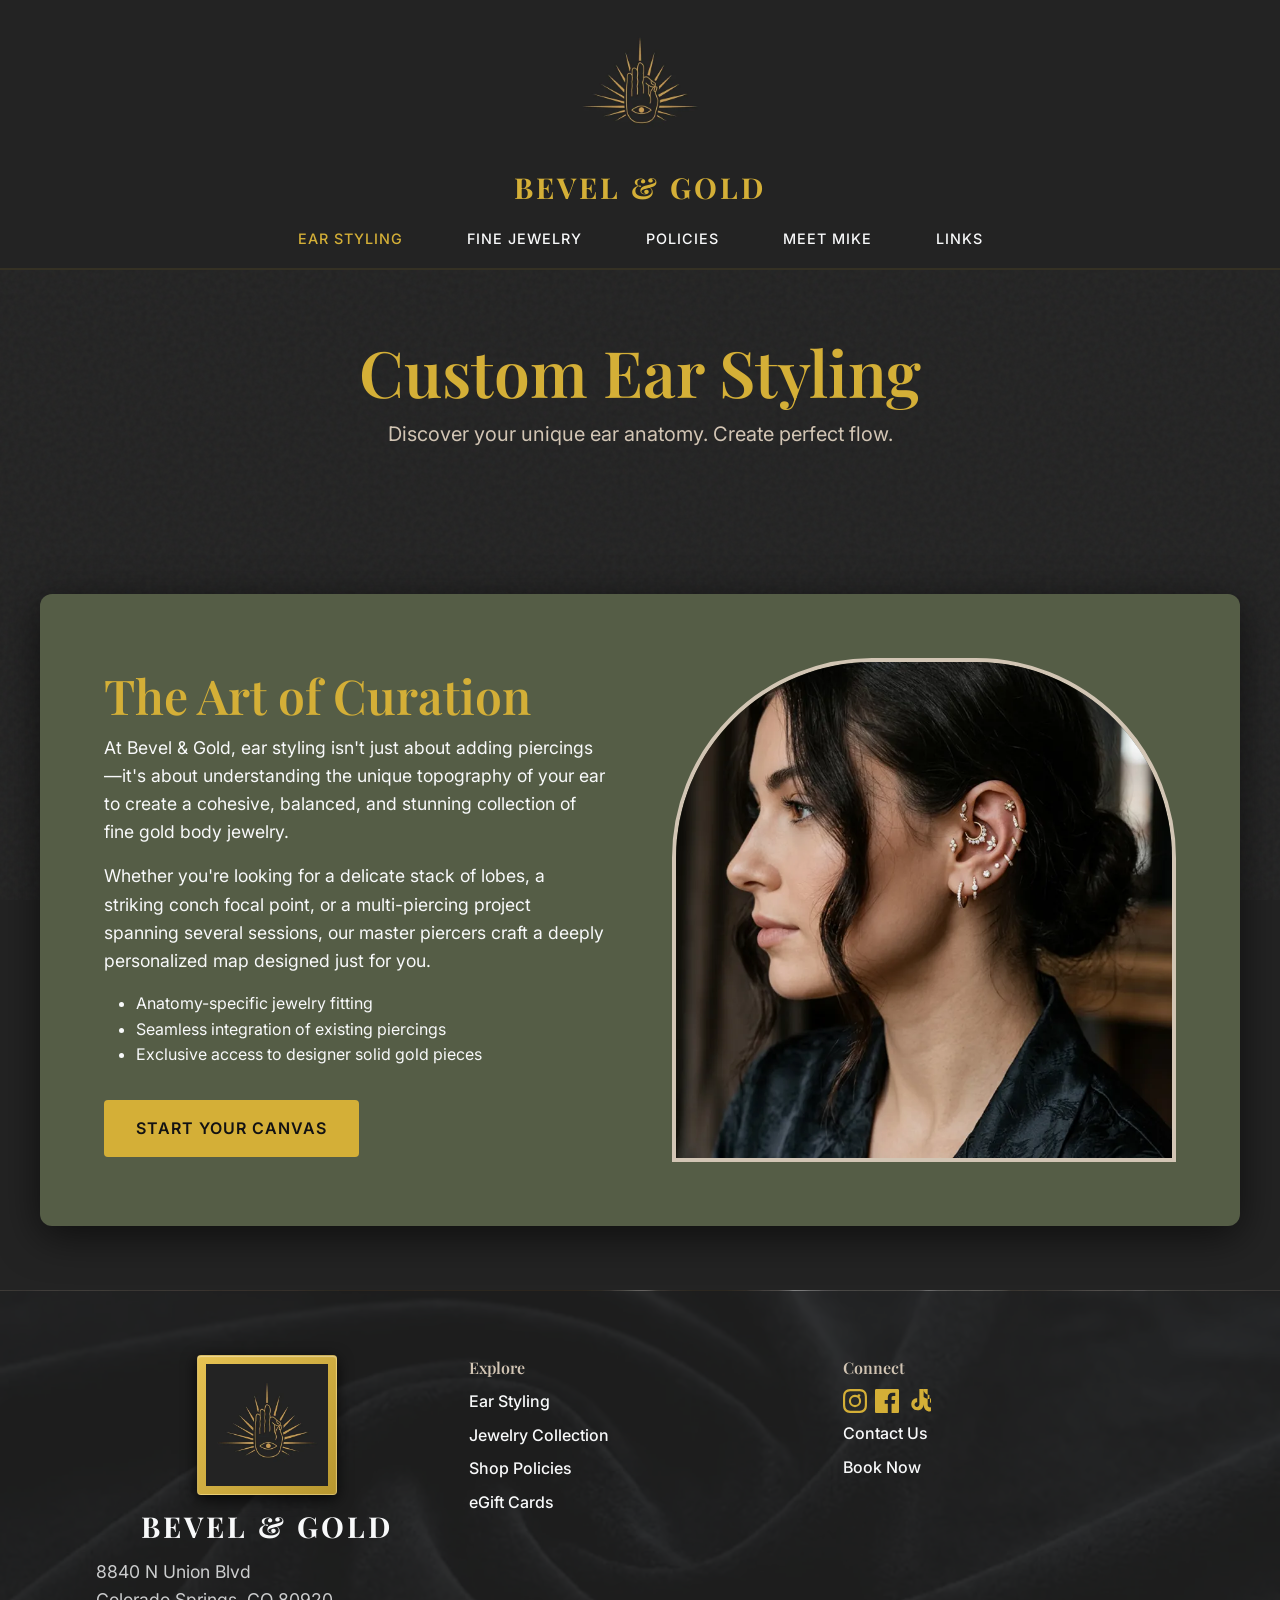
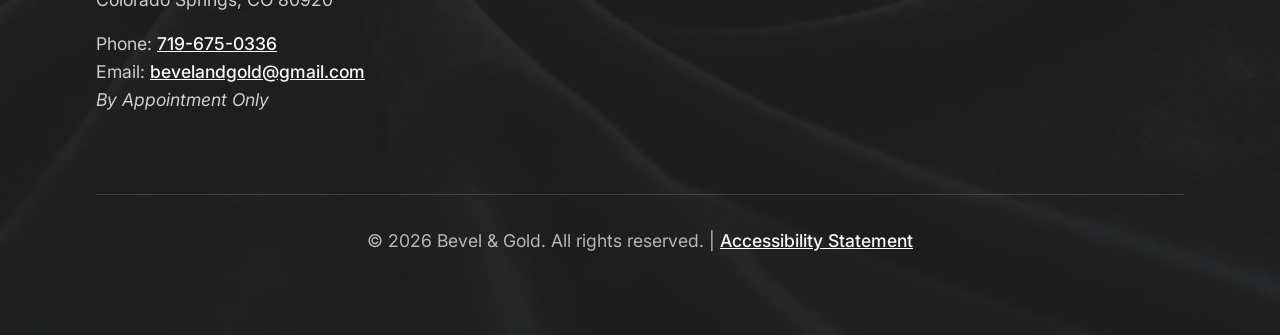
<file: ear-styling.html>
<!DOCTYPE html>
<html lang="en">

<head>
    <meta charset="UTF-8">
    <meta name="viewport" content="width=device-width, initial-scale=1.0">
    <title>Ear Styling | Bevel & Gold | Colorado Springs Piercing Studio</title>
    <meta name="description"
        content="Elevate your look with custom ear styling and curation from Bevel & Gold in Colorado Springs. We use exquisite solid gold fine body jewelry for a unique flow.">

    <!-- Open Graph & Social SEO -->
    <meta property="og:title" content="Ear Styling | Bevel & Gold | Colorado Springs Piercing Studio">
    <meta property="og:description"
        content="Elevate your look with custom ear styling and curation from Bevel & Gold in Colorado Springs. We use exquisite solid gold fine body jewelry for a unique flow.">
    <meta property="og:image" content="https://www.bevelandgold.com/images/logo.webp">
    <meta property="og:url" content="https://www.bevelandgold.com/ear-styling.html">
    <meta property="og:type" content="website">
    <meta property="og:site_name" content="Bevel & Gold">
    <meta name="twitter:card" content="summary_large_image">
    <meta name="twitter:title" content="Ear Styling | Bevel & Gold">
    <link rel="canonical" href="https://www.bevelandgold.com/ear-styling.html">

    <link rel="preconnect" href="https://fonts.googleapis.com">
    <link rel="preconnect" href="https://fonts.gstatic.com" crossorigin>
    <link
        href="https://fonts.googleapis.com/css2?family=Inter:wght@400;500;600&family=Playfair+Display:wght@400;600;700&display=swap"
        rel="stylesheet">

    <link rel="stylesheet" href="css/style.css">
</head>

<body>
    <a href="#main-content" class="skip-link"
        style="position:absolute; left:-10000px; top:auto; width:1px; height:1px; overflow:hidden;" tabindex="0">Skip to
        main content</a>
    <a href="https://book.squareup.com/appointments/sed3t0elav9za6/location/LBR8H3HD27EVS/services" target="_blank"
        rel="noopener" class="btn sticky-cta" aria-label="Book an Ear Styling Appointment">Book Your Styling</a>

    <header>
        <nav class="navbar" aria-label="Main Navigation">
            <a href="index.html" class="nav-brand" aria-label="Bevel & Gold Home">
                <img src="images/logo.webp" alt="Bevel & Gold Logo - Eye in Hand" class="site-logo">
                Bevel & Gold
            </a>
            <button class="menu-toggle" id="menu-toggle" aria-expanded="false" aria-controls="nav-links"
                aria-label="Open menu">
                ☰
            </button>
            <ul class="nav-links" id="nav-links">
                <li><a href="ear-styling.html" style="color: var(--accent-gold);">Ear Styling</a></li>
                <li><a href="fine-body-jewelry.html">Fine Jewelry</a></li>
                <li><a href="policies.html">Policies</a></li>
                <li><a href="index.html#meet-mike">Meet Mike</a></li>
                <li><a href="links.html">Links</a></li>
            </ul>
        </nav>
    </header>

    <main id="main-content">
        <!-- Service Hero -->
        <section class="section">
            <div class="container" style="text-align: center; max-width: 800px;">
                <h1 style="color: var(--accent-gold);">Custom Ear Styling</h1>
                <p style="font-size: 1.25rem; color: var(--warm-neutral);">Discover your unique ear anatomy. Create
                    perfect flow.</p>
            </div>
        </section>

        <!-- Details Section -->
        <section class="section">
            <div class="container luxury-card" style="padding: var(--spacing-xl);">
                <div class="grid-2">
                    <div>
                        <h2>The Art of Curation</h2>
                        <p>At Bevel & Gold, ear styling isn't just about adding piercings—it's about understanding the
                            unique topography of your ear to create a cohesive, balanced, and stunning collection of
                            fine gold body jewelry.</p>
                        <p>Whether you're looking for a delicate stack of lobes, a striking conch focal point, or a
                            multi-piercing project spanning several sessions, our master piercers craft a deeply
                            personalized map designed just for you.</p>
                        <ul style="margin-bottom: var(--spacing-lg); margin-left: var(--spacing-lg);">
                            <li>Anatomy-specific jewelry fitting</li>
                            <li>Seamless integration of existing piercings</li>
                            <li>Exclusive access to designer solid gold pieces</li>
                        </ul>
                        <a href="https://book.squareup.com/appointments/sed3t0elav9za6/location/LBR8H3HD27EVS/services"
                            target="_blank" rel="noopener" class="btn">Start Your Canvas</a>
                    </div>
                    <div style="text-align: center;">
                        <img src="images/ear_styling_example.webp"
                            alt="Examples of curated ear styling with gold jewelry at Bevel & Gold" class="arch-mask"
                            style="aspect-ratio: 1/1;" width="600" height="600">
                    </div>
                </div>
            </div>
        </section>
    </main>

    <footer class="pinstripe-bg footer-moody">
        <div class="container">
            <div class="footer-content">
                <div>
                    <a href="index.html" class="nav-brand" aria-label="Bevel & Gold Home"
                        style="margin-bottom: var(--spacing-sm);">
                        <img src="images/logo.webp" alt="Bevel & Gold Logo" class="site-logo">
                        <span style="color: var(--text-primary);">Bevel & Gold</span>
                    </a>
                    <p style="color: rgba(248, 249, 250, 0.8);">8840 N Union Blvd<br>Colorado Springs, CO 80920</p>
                    <p style="color: rgba(248, 249, 250, 0.8); margin-top: var(--spacing-sm);">
                        Phone: <a href="tel:7196750336" aria-label="Call Bevel & Gold"
                            style="text-decoration: underline;">719-675-0336</a><br>
                        Email: <a href="mailto:bevelandgold@gmail.com" aria-label="Email Bevel & Gold"
                            style="text-decoration: underline;">bevelandgold@gmail.com</a><br>
                        <em>By Appointment Only</em>
                    </p>
                </div>
                <nav aria-label="Footer Navigation">
                    <h4 style="color: var(--warm-neutral);">Explore</h4>
                    <ul style="list-style: none; display: flex; flex-direction: column; gap: 0.5rem;">
                        <li><a href="ear-styling.html">Ear Styling</a></li>
                        <li><a href="fine-body-jewelry.html">Jewelry Collection</a></li>
                        <li><a href="policies.html">Shop Policies</a></li>
                        <li><a href="https://squareup.com/gift/MLN8Q2M6KC8PQ/order" target="_blank" rel="noopener">eGift
                                Cards</a></li>
                    </ul>
                </nav>
                <div>
                    <h4 style="color: var(--warm-neutral);">Connect</h4>
                    <div style="display: flex; gap: var(--spacing-sm); margin-bottom: var(--spacing-sm);">
                        <a href="https://www.instagram.com/bevelandgold.piercing/" aria-label="Follow us on Instagram"
                            target="_blank" rel="noopener" class="social-icon">
                            <svg width="24" height="24" viewBox="0 0 24 24" fill="currentColor"
                                xmlns="http://www.w3.org/2000/svg">
                                <path
                                    d="M12 2.163c3.204 0 3.584.012 4.85.07 3.252.148 4.771 1.691 4.919 4.919.058 1.265.069 1.645.069 4.849 0 3.205-.012 3.584-.069 4.849-.149 3.225-1.664 4.771-4.919 4.919-1.266.058-1.644.07-4.85.07-3.204 0-3.584-.012-4.849-.07-3.26-.149-4.771-1.699-4.919-4.92-.058-1.265-.07-1.644-.07-4.849 0-3.204.013-3.583.07-4.849.149-3.227 1.664-4.771 4.919-4.919 1.266-.057 1.645-.069 4.849-.069zM12 0C8.741 0 8.333.014 7.053.072 2.695.272.273 2.69.073 7.052.014 8.333 0 8.741 0 12c0 3.259.014 3.668.072 4.948.2 4.358 2.618 6.78 6.98 6.98C8.333 23.986 8.741 24 12 24c3.259 0 3.668-.014 4.948-.072 4.354-.2 6.782-2.618 6.979-6.98.059-1.28.073-1.689.073-4.948 0-3.259-.014-3.667-.072-4.947-.196-4.354-2.617-6.78-6.979-6.98C15.668.014 15.259 0 12 0zm0 5.838a6.162 6.162 0 100 12.324 6.162 6.162 0 000-12.324zM12 16a4 4 0 110-8 4 4 0 010 8zm3.98-10.822a1.44 1.44 0 100 2.881 1.44 1.44 0 000-2.881z" />
                            </svg>
                        </a>
                        <a href="https://www.facebook.com/profile.php?id=61557589727909"
                            aria-label="Follow us on Facebook" target="_blank" rel="noopener" class="social-icon">
                            <svg width="24" height="24" viewBox="0 0 24 24" fill="currentColor"
                                xmlns="http://www.w3.org/2000/svg">
                                <path
                                    d="M22.675 0h-21.35c-.732 0-1.325.593-1.325 1.325v21.351c0 .731.593 1.324 1.325 1.324h11.495v-9.294h-3.128v-3.622h3.128v-2.671c0-3.1 1.893-4.788 4.659-4.788 1.325 0 2.463.099 2.795.143v3.24l-1.918.001c-1.504 0-1.795.715-1.795 1.763v2.313h3.587l-.467 3.622h-3.12v9.293h6.116c.73 0 1.323-.593 1.323-1.325v-21.35c0-.732-.593-1.325-1.325-1.325z" />
                            </svg>
                        </a>
                        <a href="https://www.tiktok.com/@bevel.gold" aria-label="Follow us on TikTok" target="_blank"
                            rel="noopener" class="social-icon">
                            <svg width="24" height="24" viewBox="0 0 24 24" fill="currentColor"
                                xmlns="http://www.w3.org/2000/svg">
                                <path
                                    d="M12.53.02c1.31-.02 2.61-.01 3.91-.02.08 1.53.63 3.09 1.75 4.17 1.12 1.11 2.7 1.62 4.24 1.79v4.03c-1.44-.05-2.89-.35-4.2-.97-.57-.26-1.1-.59-1.62-.93v7.2c0 1.96.53 3.97 1.83 5.34 1.48 1.57 3.73 2.19 5.8 1.63 2.11-.57 3.8-2.15 4.54-4.17.65-1.78.61-3.83-.34-5.5-.9-1.57-2.45-2.61-4.23-2.94-.4-.08-.81-.13-1.22-.16v4.06c.2.02.4.05.59.1.7.2 1.34.69 1.7 1.31.3.5.4 1.1.25 1.67-.18.73-.7 1.35-1.37 1.63-.78.33-1.73.23-2.42-.25-.6-.42-1.02-1.13-1.05-1.87-.03-2.31 0-4.63-.02-6.94V0h-4.06c.01 4.7-.01 9.4.01 14.1.06 1.79-.31 3.63-1.44 5.06-1.08 1.37-2.73 2.12-4.47 2.19-2.06.09-4.11-.8-5.32-2.52-1.04-1.47-1.37-3.41-.95-5.15.53-2.19 2.29-3.9 4.49-4.32.41-.08.84-.13 1.25-.15v4.06c-.19 0-.39-.02-.58.01-.6.1-1.15.46-1.52.93-.41.52-.61 1.25-.49 1.91.17.9.91 1.65 1.81 1.8.84.14 1.74-.2 2.26-.85.49-.6.76-1.41.74-2.19-.04-4.96-.02-9.92-.02-14.88z" />
                            </svg>
                        </a>
                    </div>
                    <ul style="list-style: none; display: flex; flex-direction: column; gap: 0.5rem;">
                        <li><a href="index.html#contact" aria-label="Contact Us">Contact Us</a></li>
                        <li><a href="https://book.squareup.com/appointments/sed3t0elav9za6/location/LBR8H3HD27EVS/services"
                                aria-label="Book an Appointment" target="_blank" rel="noopener">Book Now</a></li>
                    </ul>
                </div>
            </div>
            <div class="footer-bottom">
                <p>&copy; 2026 Bevel & Gold. All rights reserved. | <a href="policies.html"
                        style="text-decoration: underline;">Accessibility Statement</a></p>
            </div>
        </div>
    </footer>

    <script src="js/main.js"></script>
</body>

</html>
</file>
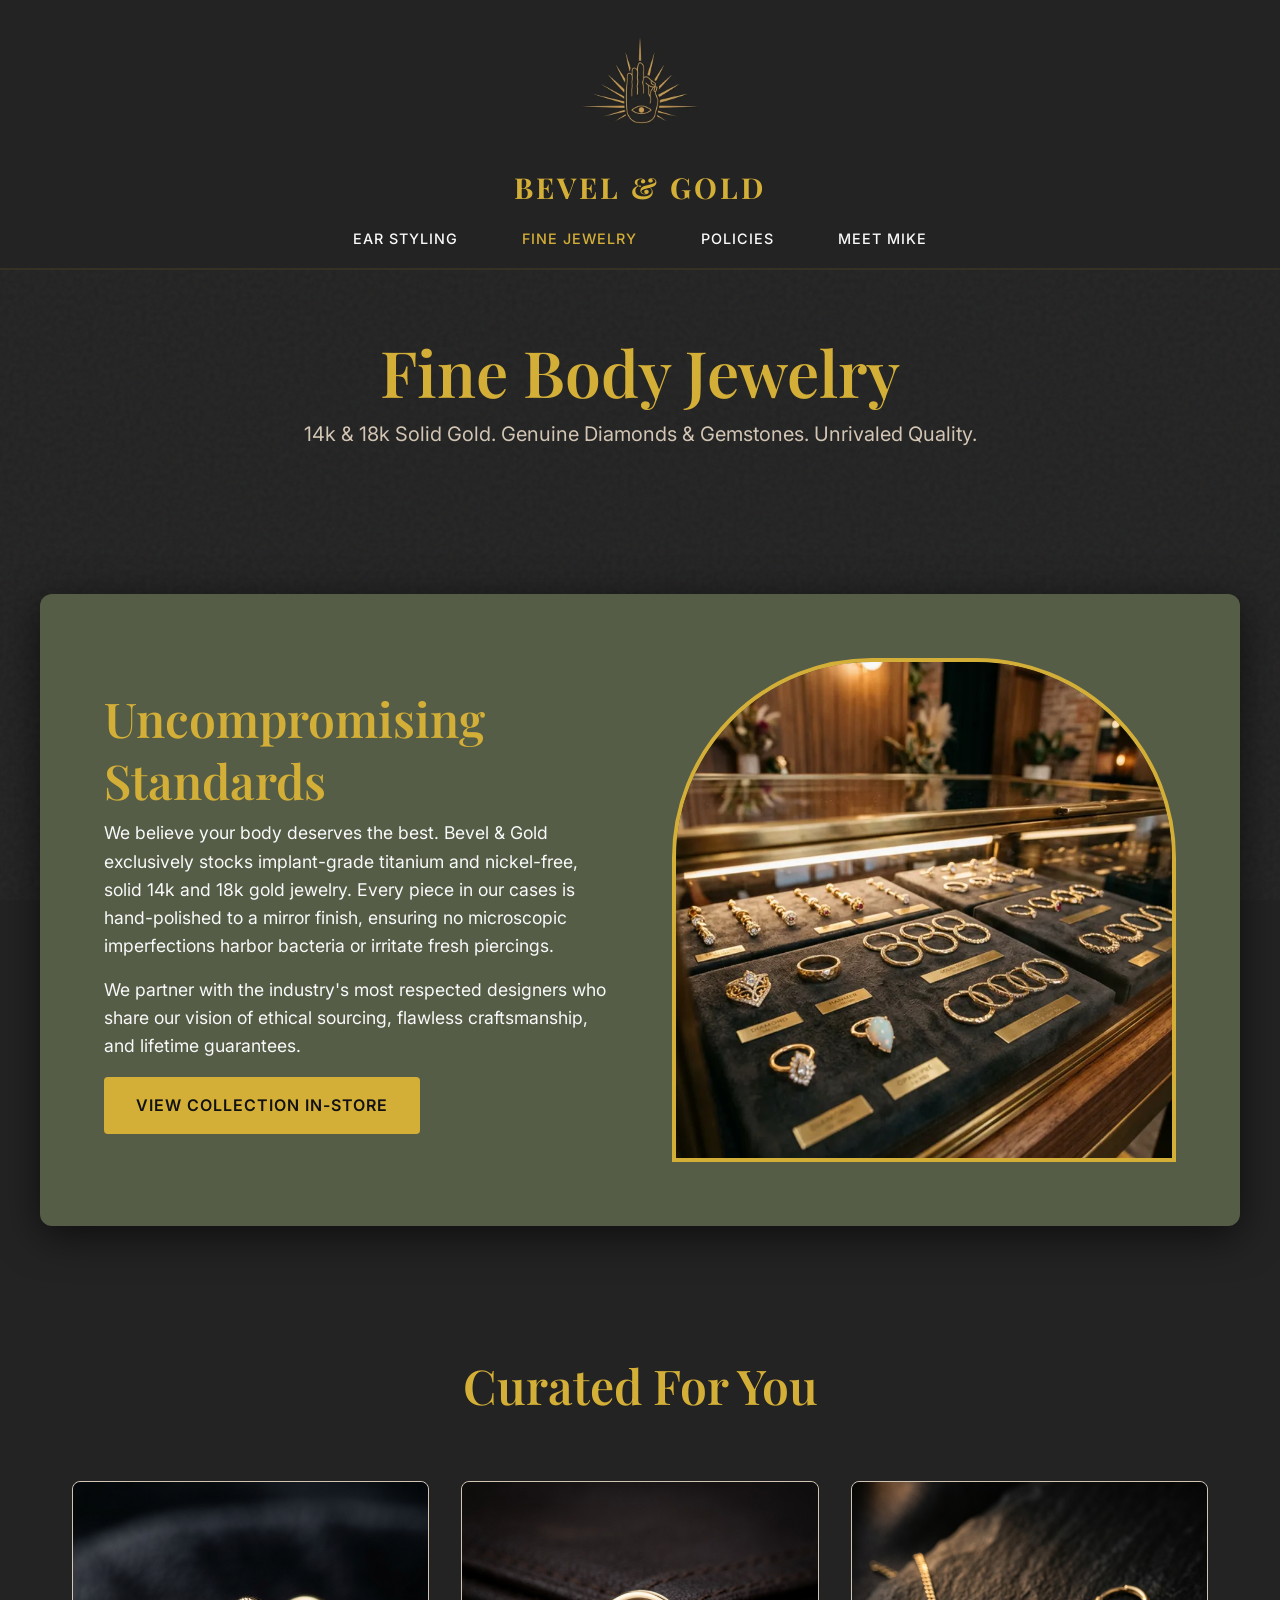
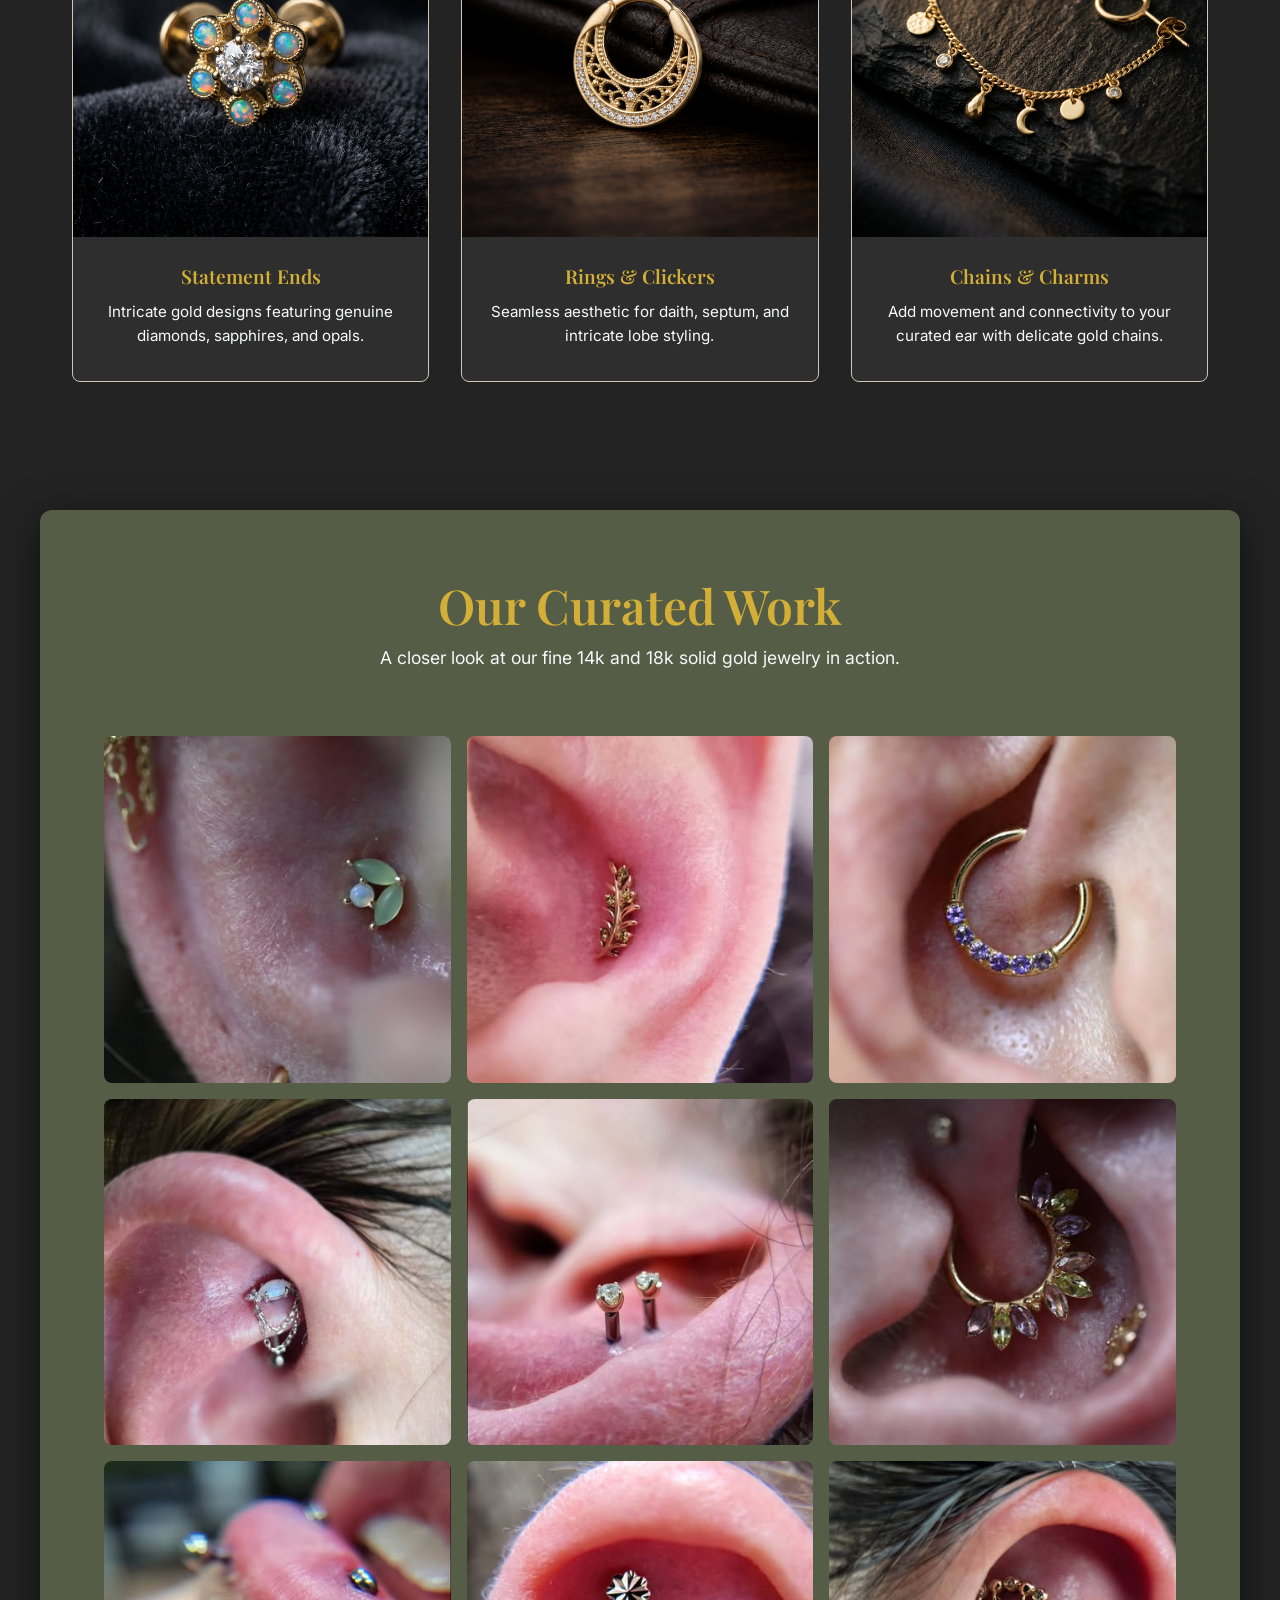
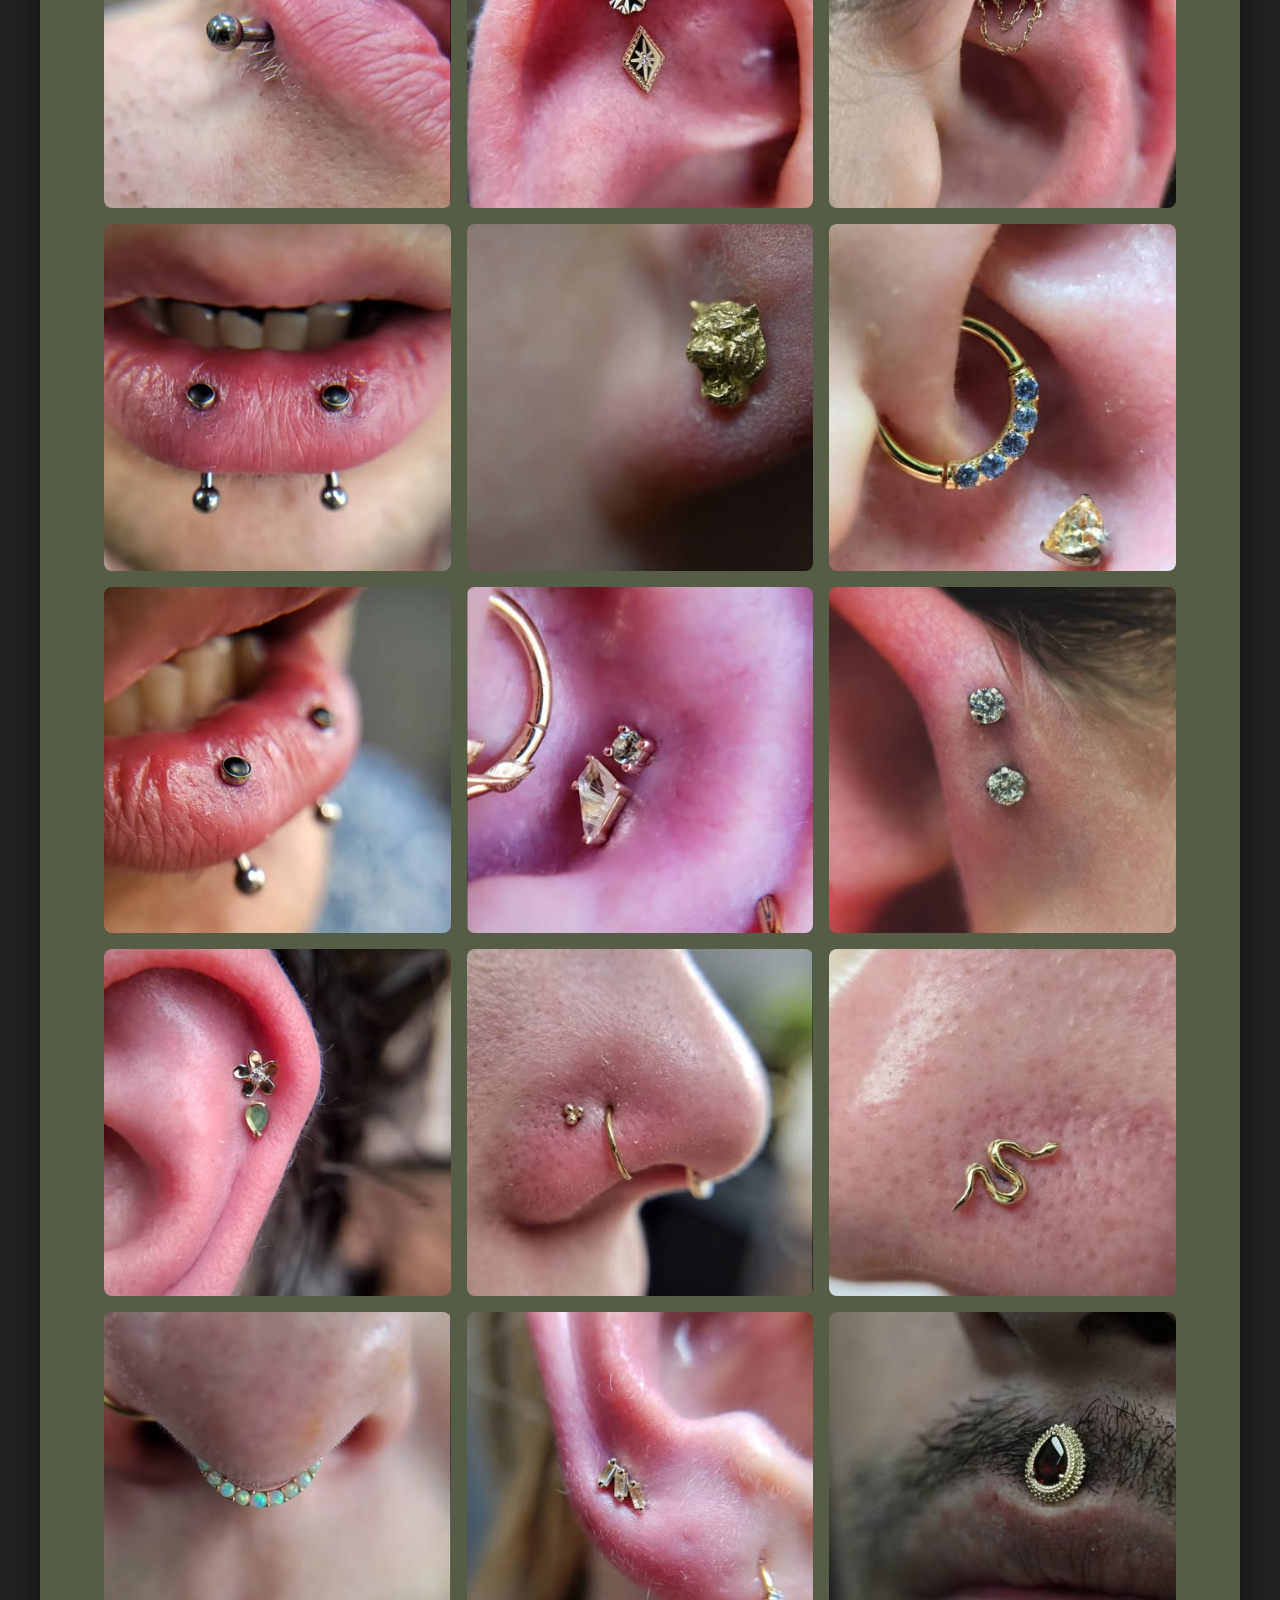
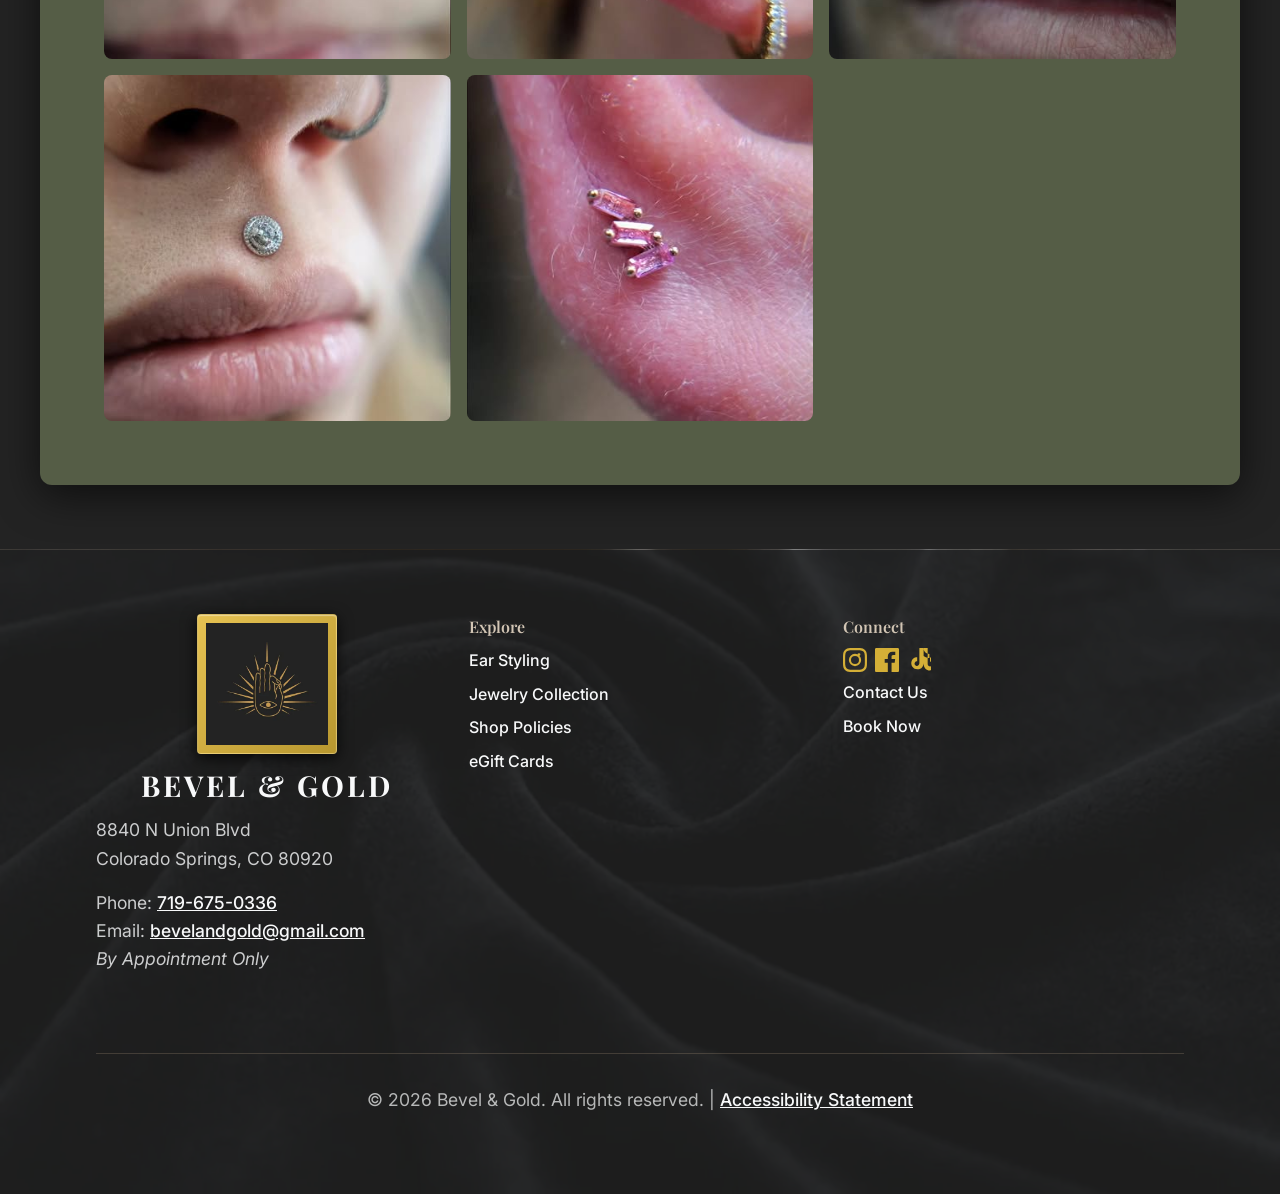
<file: fine-body-jewelry.html>
<!DOCTYPE html>
<html lang="en">

<head>
    <meta charset="UTF-8">
    <meta name="viewport" content="width=device-width, initial-scale=1.0">
    <title>Fine Body Jewelry | Bevel & Gold | Curated Collections in CO</title>
    <meta name="description"
        content="Shop the finest solid gold body jewelry at Bevel & Gold in Colorado Springs. Featuring industry-leading designers, genuine gems, and lifetime warranties.">

    <!-- Open Graph & Social SEO -->
    <meta property="og:title" content="Fine Body Jewelry | Bevel & Gold | Curated Collections in CO">
    <meta property="og:description"
        content="Shop the finest solid gold body jewelry at Bevel & Gold in Colorado Springs. Featuring industry-leading designers, genuine gems, and lifetime warranties.">
    <meta property="og:image" content="https://www.bevelandgold.com/images/logo.webp">
    <meta property="og:url" content="https://www.bevelandgold.com/fine-body-jewelry.html">
    <meta property="og:type" content="website">
    <meta property="og:site_name" content="Bevel & Gold">
    <meta name="twitter:card" content="summary_large_image">
    <meta name="twitter:title" content="Fine Body Jewelry | Bevel & Gold">
    <link rel="canonical" href="https://www.bevelandgold.com/fine-body-jewelry.html">

    <link rel="preconnect" href="https://fonts.googleapis.com">
    <link rel="preconnect" href="https://fonts.gstatic.com" crossorigin>
    <link
        href="https://fonts.googleapis.com/css2?family=Inter:wght@400;500;600&family=Playfair+Display:wght@400;600;700&display=swap"
        rel="stylesheet">

    <link rel="stylesheet" href="css/style.css">
</head>

<body>
    <a href="#main-content" class="skip-link"
        style="position:absolute; left:-10000px; top:auto; width:1px; height:1px; overflow:hidden;" tabindex="0">Skip to
        main content</a>
    <a href="https://book.squareup.com/appointments/sed3t0elav9za6/location/LBR8H3HD27EVS/services" target="_blank"
        rel="noopener" class="btn sticky-cta" aria-label="Book a Jewelry Browsing Appointment">Browse Our Cases</a>

    <header>
        <nav class="navbar" aria-label="Main Navigation">
            <a href="index.html" class="nav-brand" aria-label="Bevel & Gold Home">
                <img src="images/logo.webp" alt="Bevel & Gold Logo - Eye in Hand" class="site-logo">
                Bevel & Gold
            </a>
            <button class="menu-toggle" id="menu-toggle" aria-expanded="false" aria-controls="nav-links"
                aria-label="Open menu">
                ☰
            </button>
            <ul class="nav-links" id="nav-links">
                <li><a href="ear-styling.html">Ear Styling</a></li>
                <li><a href="fine-body-jewelry.html" style="color: var(--accent-gold);">Fine Jewelry</a></li>
                <li><a href="policies.html">Policies</a></li>
                <li><a href="index.html#meet-mike">Meet Mike</a></li>
            </ul>
        </nav>
    </header>

    <main id="main-content" class="marble-bg">
        <!-- Service Hero -->
        <section class="section" style="background: transparent;">
            <div class="container" style="text-align: center; max-width: 800px;">
                <h1 style="color: var(--accent-gold);">Fine Body Jewelry</h1>
                <p style="font-size: 1.25rem; color: var(--warm-neutral);">14k & 18k Solid Gold. Genuine Diamonds &
                    Gemstones. Unrivaled Quality.</p>
            </div>
        </section>

        <!-- Brands & Quality Section -->
        <section class="section" style="background: transparent;">
            <div class="container luxury-card marble-card" style="padding: var(--spacing-xl);">
                <div class="grid-2" style="position: relative; z-index: 2;">
                    <div>
                        <h2>Uncompromising Standards</h2>
                        <p>We believe your body deserves the best. Bevel & Gold exclusively stocks implant-grade
                            titanium and nickel-free, solid 14k and 18k gold jewelry. Every piece in our cases is
                            hand-polished to a mirror finish, ensuring no microscopic imperfections harbor bacteria or
                            irritate fresh piercings.</p>
                        <p>We partner with the industry's most respected designers who share our vision of ethical
                            sourcing, flawless craftsmanship, and lifetime guarantees.</p>
                        <a href="https://book.squareup.com/appointments/sed3t0elav9za6/location/LBR8H3HD27EVS/services"
                            target="_blank" rel="noopener" class="btn">View Collection In-Store</a>
                    </div>
                    <div style="text-align: center;">
                        <img src="images/gold_jewelry_display.webp"
                            alt="Close up case display of fine solid gold body jewelry" class="arch-mask"
                            style="aspect-ratio: 1/1; border-color: var(--accent-gold);" width="600" height="600">
                    </div>
                </div>
            </div>
        </section>

        <!-- Showcase Grid -->
        <section class="section" style="background: transparent;">
            <div class="container">
                <h2 style="text-align: center; margin-bottom: var(--spacing-xl);">Curated For You</h2>
                <div class="grid-3">
                    <article class="review-card" style="text-align: center; padding: 0;">
                        <img src="images/curated_statement_end.png" alt="Gold threadless ends with diamonds"
                            style="width: 100%; border-radius: var(--radius-md) var(--radius-md) 0 0;" width="400"
                            height="300">
                        <div style="padding: var(--spacing-md);">
                            <h3 style="font-size: 1.2rem; margin-bottom: var(--spacing-sm);">Statement Ends</h3>
                            <p style="font-size: 0.95rem;">Intricate gold designs featuring genuine diamonds, sapphires,
                                and opals.</p>
                        </div>
                    </article>
                    <article class="review-card" style="text-align: center; padding: 0;">
                        <img src="images/curated_clicker_ring.png" alt="Gold clickers and seam rings"
                            style="width: 100%; border-radius: var(--radius-md) var(--radius-md) 0 0;" width="400"
                            height="300">
                        <div style="padding: var(--spacing-md);">
                            <h3 style="font-size: 1.2rem; margin-bottom: var(--spacing-sm);">Rings & Clickers</h3>
                            <p style="font-size: 0.95rem;">Seamless aesthetic for daith, septum, and intricate lobe
                                styling.</p>
                        </div>
                    </article>
                    <article class="review-card" style="text-align: center; padding: 0;">
                        <img src="images/curated_gold_chain.png" alt="Fine gold chains for piercing connections"
                            style="width: 100%; border-radius: var(--radius-md) var(--radius-md) 0 0;" width="400"
                            height="300">
                        <div style="padding: var(--spacing-md);">
                            <h3 style="font-size: 1.2rem; margin-bottom: var(--spacing-sm);">Chains & Charms</h3>
                            <p style="font-size: 0.95rem;">Add movement and connectivity to your curated ear with
                                delicate gold chains.</p>
                        </div>
                    </article>
                </div>
            </div>
        </section>

        <!-- Portfolio Gallery Section -->
        <section id="portfolio-gallery" class="section" aria-labelledby="portfolio-heading">
            <div class="container luxury-card" style="padding: var(--spacing-xl);">
                <div style="text-align: center; margin-bottom: var(--spacing-xl);">
                    <h2 id="portfolio-heading">Our Curated Work</h2>
                    <p>A closer look at our fine 14k and 18k solid gold jewelry in action.</p>
                </div>
                <div class="masonry-gallery">
                    <figure>
                        <img src="./images/1.jpg" alt="Bevel & Gold showcase jewelry" loading="lazy">
                    </figure>
                    <figure>
                        <img src="./images/10.jpg" alt="Bevel & Gold showcase jewelry" loading="lazy">
                    </figure>
                    <figure>
                        <img src="./images/11.jpg" alt="Bevel & Gold showcase jewelry" loading="lazy">
                    </figure>
                    <figure>
                        <img src="./images/12.jpg" alt="Bevel & Gold showcase jewelry" loading="lazy">
                    </figure>
                    <figure>
                        <img src="./images/13.jpg" alt="Bevel & Gold showcase jewelry" loading="lazy">
                    </figure>
                    <figure>
                        <img src="./images/14.jpg" alt="Bevel & Gold showcase jewelry" loading="lazy">
                    </figure>
                    <figure>
                        <img src="./images/15.jpg" alt="Bevel & Gold showcase jewelry" loading="lazy">
                    </figure>
                    <figure>
                        <img src="./images/16.jpg" alt="Bevel & Gold showcase jewelry" loading="lazy">
                    </figure>
                    <figure>
                        <img src="./images/17.jpg" alt="Bevel & Gold showcase jewelry" loading="lazy">
                    </figure>
                    <figure>
                        <img src="./images/18.jpg" alt="Bevel & Gold showcase jewelry" loading="lazy">
                    </figure>
                    <figure>
                        <img src="./images/19.jpg" alt="Bevel & Gold showcase jewelry" loading="lazy">
                    </figure>
                    <figure>
                        <img src="./images/2.jpg" alt="Bevel & Gold showcase jewelry" loading="lazy">
                    </figure>
                    <figure>
                        <img src="./images/20.jpg" alt="Bevel & Gold showcase jewelry" loading="lazy">
                    </figure>
                    <figure>
                        <img src="./images/21.jpg" alt="Bevel & Gold showcase jewelry" loading="lazy">
                    </figure>
                    <figure>
                        <img src="./images/22.jpg" alt="Bevel & Gold showcase jewelry" loading="lazy">
                    </figure>
                    <figure>
                        <img src="./images/23.jpg" alt="Bevel & Gold showcase jewelry" loading="lazy">
                    </figure>
                    <figure>
                        <img src="./images/3.jpg" alt="Bevel & Gold showcase jewelry" loading="lazy">
                    </figure>
                    <figure>
                        <img src="./images/4.jpg" alt="Bevel & Gold showcase jewelry" loading="lazy">
                    </figure>
                    <figure>
                        <img src="./images/6.jpg" alt="Bevel & Gold showcase jewelry" loading="lazy">
                    </figure>
                    <figure>
                        <img src="./images/7.jpg" alt="Bevel & Gold showcase jewelry" loading="lazy">
                    </figure>
                    <figure>
                        <img src="./images/8.jpg" alt="Bevel & Gold showcase jewelry" loading="lazy">
                    </figure>
                    <figure>
                        <img src="./images/9.jpg" alt="Bevel & Gold showcase jewelry" loading="lazy">
                    </figure>
                    <figure>
                        <img src="./images/No_photo_description_available.jpg" alt="Bevel & Gold showcase jewelry"
                            loading="lazy">
                    </figure>

                </div>
            </div>
        </section>
    </main>

    <footer class="pinstripe-bg footer-moody">
        <div class="container">
            <div class="footer-content">
                <div>
                    <a href="index.html" class="nav-brand" aria-label="Bevel & Gold Home"
                        style="margin-bottom: var(--spacing-sm);">
                        <img src="images/logo.webp" alt="Bevel & Gold Logo" class="site-logo">
                        <span style="color: var(--text-primary);">Bevel & Gold</span>
                    </a>
                    <p style="color: rgba(248, 249, 250, 0.8);">8840 N Union Blvd<br>Colorado Springs, CO 80920</p>
                    <p style="color: rgba(248, 249, 250, 0.8); margin-top: var(--spacing-sm);">
                        Phone: <a href="tel:7196750336" aria-label="Call Bevel & Gold"
                            style="text-decoration: underline;">719-675-0336</a><br>
                        Email: <a href="mailto:bevelandgold@gmail.com" aria-label="Email Bevel & Gold"
                            style="text-decoration: underline;">bevelandgold@gmail.com</a><br>
                        <em>By Appointment Only</em>
                    </p>
                </div>
                <nav aria-label="Footer Navigation">
                    <h4 style="color: var(--warm-neutral);">Explore</h4>
                    <ul style="list-style: none; display: flex; flex-direction: column; gap: 0.5rem;">
                        <li><a href="ear-styling.html">Ear Styling</a></li>
                        <li><a href="fine-body-jewelry.html">Jewelry Collection</a></li>
                        <li><a href="policies.html">Shop Policies</a></li>
                        <li><a href="https://squareup.com/gift/MLN8Q2M6KC8PQ/order" target="_blank" rel="noopener">eGift
                                Cards</a></li>
                    </ul>
                </nav>
                <div>
                    <h4 style="color: var(--warm-neutral);">Connect</h4>
                    <div style="display: flex; gap: var(--spacing-sm); margin-bottom: var(--spacing-sm);">
                        <a href="https://www.instagram.com/bevelandgold.piercing/" aria-label="Follow us on Instagram"
                            target="_blank" rel="noopener" class="social-icon">
                            <svg width="24" height="24" viewBox="0 0 24 24" fill="currentColor"
                                xmlns="http://www.w3.org/2000/svg">
                                <path
                                    d="M12 2.163c3.204 0 3.584.012 4.85.07 3.252.148 4.771 1.691 4.919 4.919.058 1.265.069 1.645.069 4.849 0 3.205-.012 3.584-.069 4.849-.149 3.225-1.664 4.771-4.919 4.919-1.266.058-1.644.07-4.85.07-3.204 0-3.584-.012-4.849-.07-3.26-.149-4.771-1.699-4.919-4.92-.058-1.265-.07-1.644-.07-4.849 0-3.204.013-3.583.07-4.849.149-3.227 1.664-4.771 4.919-4.919 1.266-.057 1.645-.069 4.849-.069zM12 0C8.741 0 8.333.014 7.053.072 2.695.272.273 2.69.073 7.052.014 8.333 0 8.741 0 12c0 3.259.014 3.668.072 4.948.2 4.358 2.618 6.78 6.98 6.98C8.333 23.986 8.741 24 12 24c3.259 0 3.668-.014 4.948-.072 4.354-.2 6.782-2.618 6.979-6.98.059-1.28.073-1.689.073-4.948 0-3.259-.014-3.667-.072-4.947-.196-4.354-2.617-6.78-6.979-6.98C15.668.014 15.259 0 12 0zm0 5.838a6.162 6.162 0 100 12.324 6.162 6.162 0 000-12.324zM12 16a4 4 0 110-8 4 4 0 010 8zm3.98-10.822a1.44 1.44 0 100 2.881 1.44 1.44 0 000-2.881z" />
                            </svg>
                        </a>
                        <a href="https://www.facebook.com/profile.php?id=61557589727909"
                            aria-label="Follow us on Facebook" target="_blank" rel="noopener" class="social-icon">
                            <svg width="24" height="24" viewBox="0 0 24 24" fill="currentColor"
                                xmlns="http://www.w3.org/2000/svg">
                                <path
                                    d="M22.675 0h-21.35c-.732 0-1.325.593-1.325 1.325v21.351c0 .731.593 1.324 1.325 1.324h11.495v-9.294h-3.128v-3.622h3.128v-2.671c0-3.1 1.893-4.788 4.659-4.788 1.325 0 2.463.099 2.795.143v3.24l-1.918.001c-1.504 0-1.795.715-1.795 1.763v2.313h3.587l-.467 3.622h-3.12v9.293h6.116c.73 0 1.323-.593 1.323-1.325v-21.35c0-.732-.593-1.325-1.325-1.325z" />
                            </svg>
                        </a>
                        <a href="https://www.tiktok.com/@bevel.gold" aria-label="Follow us on TikTok" target="_blank"
                            rel="noopener" class="social-icon">
                            <svg width="24" height="24" viewBox="0 0 24 24" fill="currentColor"
                                xmlns="http://www.w3.org/2000/svg">
                                <path
                                    d="M12.53.02c1.31-.02 2.61-.01 3.91-.02.08 1.53.63 3.09 1.75 4.17 1.12 1.11 2.7 1.62 4.24 1.79v4.03c-1.44-.05-2.89-.35-4.2-.97-.57-.26-1.1-.59-1.62-.93v7.2c0 1.96.53 3.97 1.83 5.34 1.48 1.57 3.73 2.19 5.8 1.63 2.11-.57 3.8-2.15 4.54-4.17.65-1.78.61-3.83-.34-5.5-.9-1.57-2.45-2.61-4.23-2.94-.4-.08-.81-.13-1.22-.16v4.06c.2.02.4.05.59.1.7.2 1.34.69 1.7 1.31.3.5.4 1.1.25 1.67-.18.73-.7 1.35-1.37 1.63-.78.33-1.73.23-2.42-.25-.6-.42-1.02-1.13-1.05-1.87-.03-2.31 0-4.63-.02-6.94V0h-4.06c.01 4.7-.01 9.4.01 14.1.06 1.79-.31 3.63-1.44 5.06-1.08 1.37-2.73 2.12-4.47 2.19-2.06.09-4.11-.8-5.32-2.52-1.04-1.47-1.37-3.41-.95-5.15.53-2.19 2.29-3.9 4.49-4.32.41-.08.84-.13 1.25-.15v4.06c-.19 0-.39-.02-.58.01-.6.1-1.15.46-1.52.93-.41.52-.61 1.25-.49 1.91.17.9.91 1.65 1.81 1.8.84.14 1.74-.2 2.26-.85.49-.6.76-1.41.74-2.19-.04-4.96-.02-9.92-.02-14.88z" />
                            </svg>
                        </a>
                    </div>
                    <ul style="list-style: none; display: flex; flex-direction: column; gap: 0.5rem;">
                        <li><a href="index.html#contact" aria-label="Contact Us">Contact Us</a></li>
                        <li><a href="https://book.squareup.com/appointments/sed3t0elav9za6/location/LBR8H3HD27EVS/services"
                                aria-label="Book an Appointment" target="_blank" rel="noopener">Book Now</a></li>
                    </ul>
                </div>
            </div>
            <div class="footer-bottom">
                <p>&copy; 2026 Bevel & Gold. All rights reserved. | <a href="policies.html"
                        style="text-decoration: underline;">Accessibility Statement</a></p>
            </div>
        </div>
    </footer>

    <script src="js/main.js"></script>
</body>

</html>
</file>
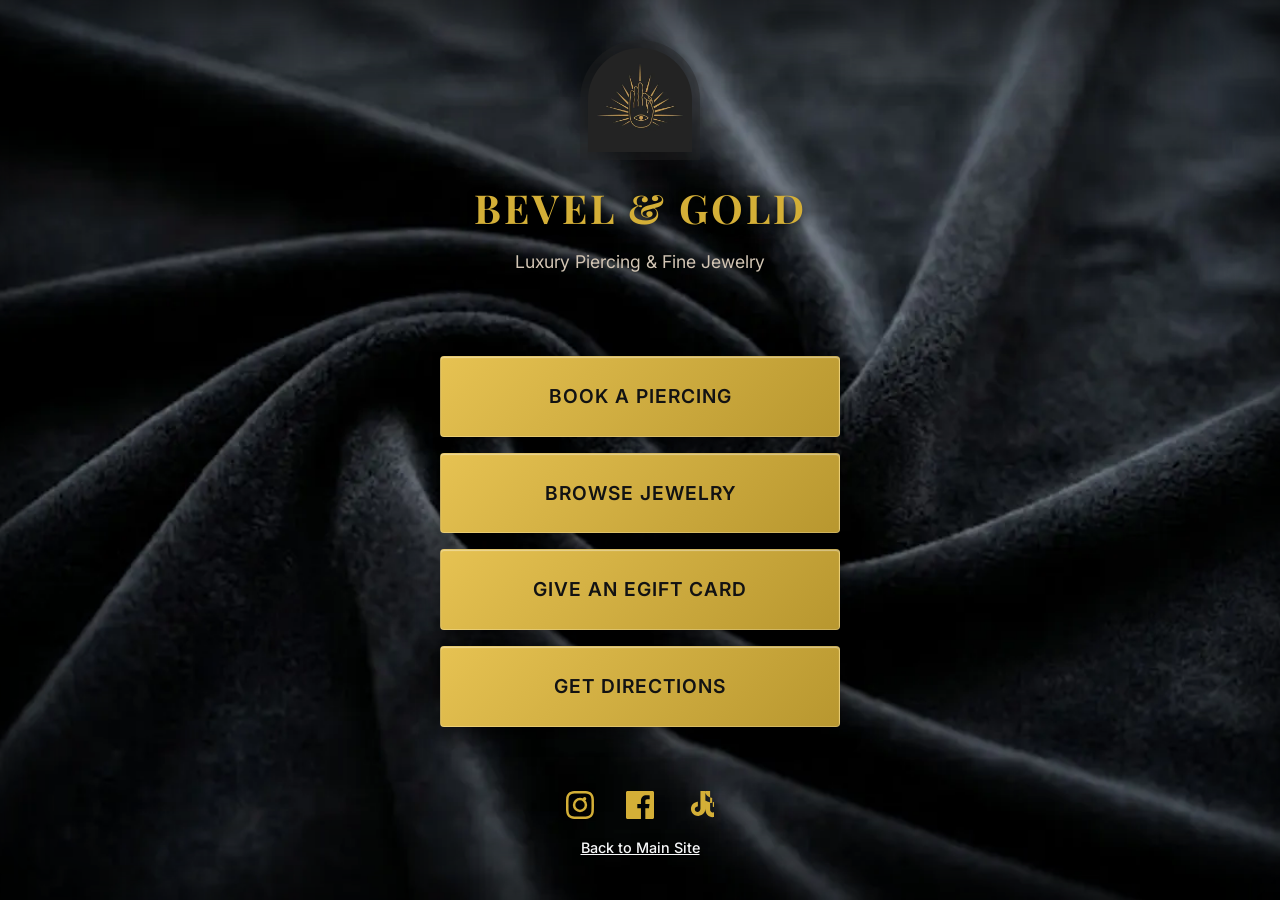
<file: links.html>
<!DOCTYPE html>
<html lang="en">

<head>
    <meta charset="UTF-8">
    <meta name="viewport" content="width=device-width, initial-scale=1.0">
    <title>Links | Bevel & Gold</title>
    <meta name="description"
        content="Quick links for Bevel & Gold: Book a piercing, browse jewelry, and get directions to our Colorado Springs studio.">

    <!-- Open Graph & Social SEO -->
    <meta property="og:title" content="Links | Bevel & Gold">
    <meta property="og:description"
        content="Quick links for Bevel & Gold: Book a piercing, browse jewelry, and get directions to our Colorado Springs studio.">
    <meta property="og:image" content="https://www.bevelandgold.com/images/logo.webp">
    <meta property="og:url" content="https://www.bevelandgold.com/links.html">
    <meta property="og:type" content="website">
    <meta property="og:site_name" content="Bevel & Gold">
    <meta name="twitter:card" content="summary_large_image">
    <meta name="twitter:title" content="Links | Bevel & Gold">
    <link rel="canonical" href="https://www.bevelandgold.com/links.html">

    <link rel="preconnect" href="https://fonts.googleapis.com">
    <link rel="preconnect" href="https://fonts.gstatic.com" crossorigin>
    <link
        href="https://fonts.googleapis.com/css2?family=Inter:wght@400;500;600&family=Playfair+Display:wght@400;600;700&display=swap"
        rel="stylesheet">

    <link rel="stylesheet" href="css/style.css">
    <!-- Inline styles specifically to override Link-in-Bio specific behaviors safely -->
    <style>
        body {
            background-color: var(--bg-primary);
        }
    </style>
</head>

<body>
    <main class="links-page pinstripe-bg" aria-labelledby="links-heading">
        <div class="links-brand">
            <div
                style="display: flex; flex-direction: column; align-items: center; gap: var(--spacing-sm); margin-bottom: var(--spacing-sm);">
                <img src="images/logo.webp" alt="Bevel & Gold Logo - Eye in Hand" class="site-logo"
                    style="height: 120px;">
                <h1 id="links-heading" class="nav-brand"
                    style="font-size: 2.5rem; justify-content: center; text-shadow: 0 2px 10px rgba(0,0,0,0.8);">Bevel &
                    Gold</h1>
            </div>
            <p style="color: var(--warm-neutral); font-size: 1.1rem;">Luxury Piercing & Fine Jewelry</p>
        </div>

        <div class="links-container">
            <a href="https://book.squareup.com/appointments/sed3t0elav9za6/location/LBR8H3HD27EVS/services"
                target="_blank" rel="noopener" class="btn btn-large" aria-label="Book a Piercing Appointment"
                style="background: linear-gradient(135deg, #E6C252 0%, #B8972F 100%); box-shadow: 0 6px 20px rgba(0,0,0,0.6), inset 0 1px 1px rgba(255,255,255,0.4); border: 1px solid rgba(255,255,255,0.2);">Book
                a Piercing</a>
            <a href="fine-body-jewelry.html" class="btn btn-large" aria-label="Browse Fine Jewelry Collection"
                style="background: linear-gradient(135deg, #E6C252 0%, #B8972F 100%); box-shadow: 0 6px 20px rgba(0,0,0,0.6), inset 0 1px 1px rgba(255,255,255,0.4); border: 1px solid rgba(255,255,255,0.2);">Browse
                Jewelry</a>
            <a href="https://squareup.com/gift/MLN8Q2M6KC8PQ/order" target="_blank" rel="noopener" class="btn btn-large"
                aria-label="Purchase an eGift Card"
                style="background: linear-gradient(135deg, #E6C252 0%, #B8972F 100%); box-shadow: 0 6px 20px rgba(0,0,0,0.6), inset 0 1px 1px rgba(255,255,255,0.4); border: 1px solid rgba(255,255,255,0.2);">Give
                an eGift Card</a>
            <a href="https://maps.google.com/?q=Bevel+And+Gold+Piercing+8840+N+Union+Blvd+Colorado+Springs"
                target="_blank" rel="noopener noreferrer" class="btn btn-large"
                aria-label="Get Directions on Google Maps"
                style="background: linear-gradient(135deg, #E6C252 0%, #B8972F 100%); box-shadow: 0 6px 20px rgba(0,0,0,0.6), inset 0 1px 1px rgba(255,255,255,0.4); border: 1px solid rgba(255,255,255,0.2);">Get
                Directions</a>
        </div>

        <div style="margin-top: var(--spacing-xl); text-align: center;">
            <div
                style="margin-bottom: var(--spacing-md); display: flex; justify-content: center; gap: var(--spacing-lg);">
                <a href="https://www.instagram.com/bevelandgold.piercing/" aria-label="Follow us on Instagram"
                    target="_blank" rel="noopener" class="social-icon">
                    <svg width="28" height="28" viewBox="0 0 24 24" fill="currentColor"
                        xmlns="http://www.w3.org/2000/svg">
                        <path
                            d="M12 2.163c3.204 0 3.584.012 4.85.07 3.252.148 4.771 1.691 4.919 4.919.058 1.265.069 1.645.069 4.849 0 3.205-.012 3.584-.069 4.849-.149 3.225-1.664 4.771-4.919 4.919-1.266.058-1.644.07-4.85.07-3.204 0-3.584-.012-4.849-.07-3.26-.149-4.771-1.699-4.919-4.92-.058-1.265-.07-1.644-.07-4.849 0-3.204.013-3.583.07-4.849.149-3.227 1.664-4.771 4.919-4.919 1.266-.057 1.645-.069 4.849-.069zM12 0C8.741 0 8.333.014 7.053.072 2.695.272.273 2.69.073 7.052.014 8.333 0 8.741 0 12c0 3.259.014 3.668.072 4.948.2 4.358 2.618 6.78 6.98 6.98C8.333 23.986 8.741 24 12 24c3.259 0 3.668-.014 4.948-.072 4.354-.2 6.782-2.618 6.979-6.98.059-1.28.073-1.689.073-4.948 0-3.259-.014-3.667-.072-4.947-.196-4.354-2.617-6.78-6.979-6.98C15.668.014 15.259 0 12 0zm0 5.838a6.162 6.162 0 100 12.324 6.162 6.162 0 000-12.324zM12 16a4 4 0 110-8 4 4 0 010 8zm3.98-10.822a1.44 1.44 0 100 2.881 1.44 1.44 0 000-2.881z" />
                    </svg>
                </a>
                <a href="https://www.facebook.com/profile.php?id=61557589727909" aria-label="Follow us on Facebook"
                    target="_blank" rel="noopener" class="social-icon">
                    <svg width="28" height="28" viewBox="0 0 24 24" fill="currentColor"
                        xmlns="http://www.w3.org/2000/svg">
                        <path
                            d="M22.675 0h-21.35c-.732 0-1.325.593-1.325 1.325v21.351c0 .731.593 1.324 1.325 1.324h11.495v-9.294h-3.128v-3.622h3.128v-2.671c0-3.1 1.893-4.788 4.659-4.788 1.325 0 2.463.099 2.795.143v3.24l-1.918.001c-1.504 0-1.795.715-1.795 1.763v2.313h3.587l-.467 3.622h-3.12v9.293h6.116c.73 0 1.323-.593 1.323-1.325v-21.35c0-.732-.593-1.325-1.325-1.325z" />
                    </svg>
                </a>
                <a href="https://www.tiktok.com/@bevel.gold" aria-label="Follow us on TikTok" target="_blank"
                    rel="noopener" class="social-icon">
                    <svg width="28" height="28" viewBox="0 0 24 24" fill="currentColor"
                        xmlns="http://www.w3.org/2000/svg">
                        <path
                            d="M12.53.02c1.31-.02 2.61-.01 3.91-.02.08 1.53.63 3.09 1.75 4.17 1.12 1.11 2.7 1.62 4.24 1.79v4.03c-1.44-.05-2.89-.35-4.2-.97-.57-.26-1.1-.59-1.62-.93v7.2c0 1.96.53 3.97 1.83 5.34 1.48 1.57 3.73 2.19 5.8 1.63 2.11-.57 3.8-2.15 4.54-4.17.65-1.78.61-3.83-.34-5.5-.9-1.57-2.45-2.61-4.23-2.94-.4-.08-.81-.13-1.22-.16v4.06c.2.02.4.05.59.1.7.2 1.34.69 1.7 1.31.3.5.4 1.1.25 1.67-.18.73-.7 1.35-1.37 1.63-.78.33-1.73.23-2.42-.25-.6-.42-1.02-1.13-1.05-1.87-.03-2.31 0-4.63-.02-6.94V0h-4.06c.01 4.7-.01 9.4.01 14.1.06 1.79-.31 3.63-1.44 5.06-1.08 1.37-2.73 2.12-4.47 2.19-2.06.09-4.11-.8-5.32-2.52-1.04-1.47-1.37-3.41-.95-5.15.53-2.19 2.29-3.9 4.49-4.32.41-.08.84-.13 1.25-.15v4.06c-.19 0-.39-.02-.58.01-.6.1-1.15.46-1.52.93-.41.52-.61 1.25-.49 1.91.17.9.91 1.65 1.81 1.8.84.14 1.74-.2 2.26-.85.49-.6.76-1.41.74-2.19-.04-4.96-.02-9.92-.02-14.88z" />
                    </svg>
                </a>
            </div>
            <a href="index.html" style="color: var(--text-primary); text-decoration: underline; font-size: 0.9rem;"
                aria-label="Return to Main Website">Back to Main Site</a>
        </div>
    </main>
</body>

</html>
</file>
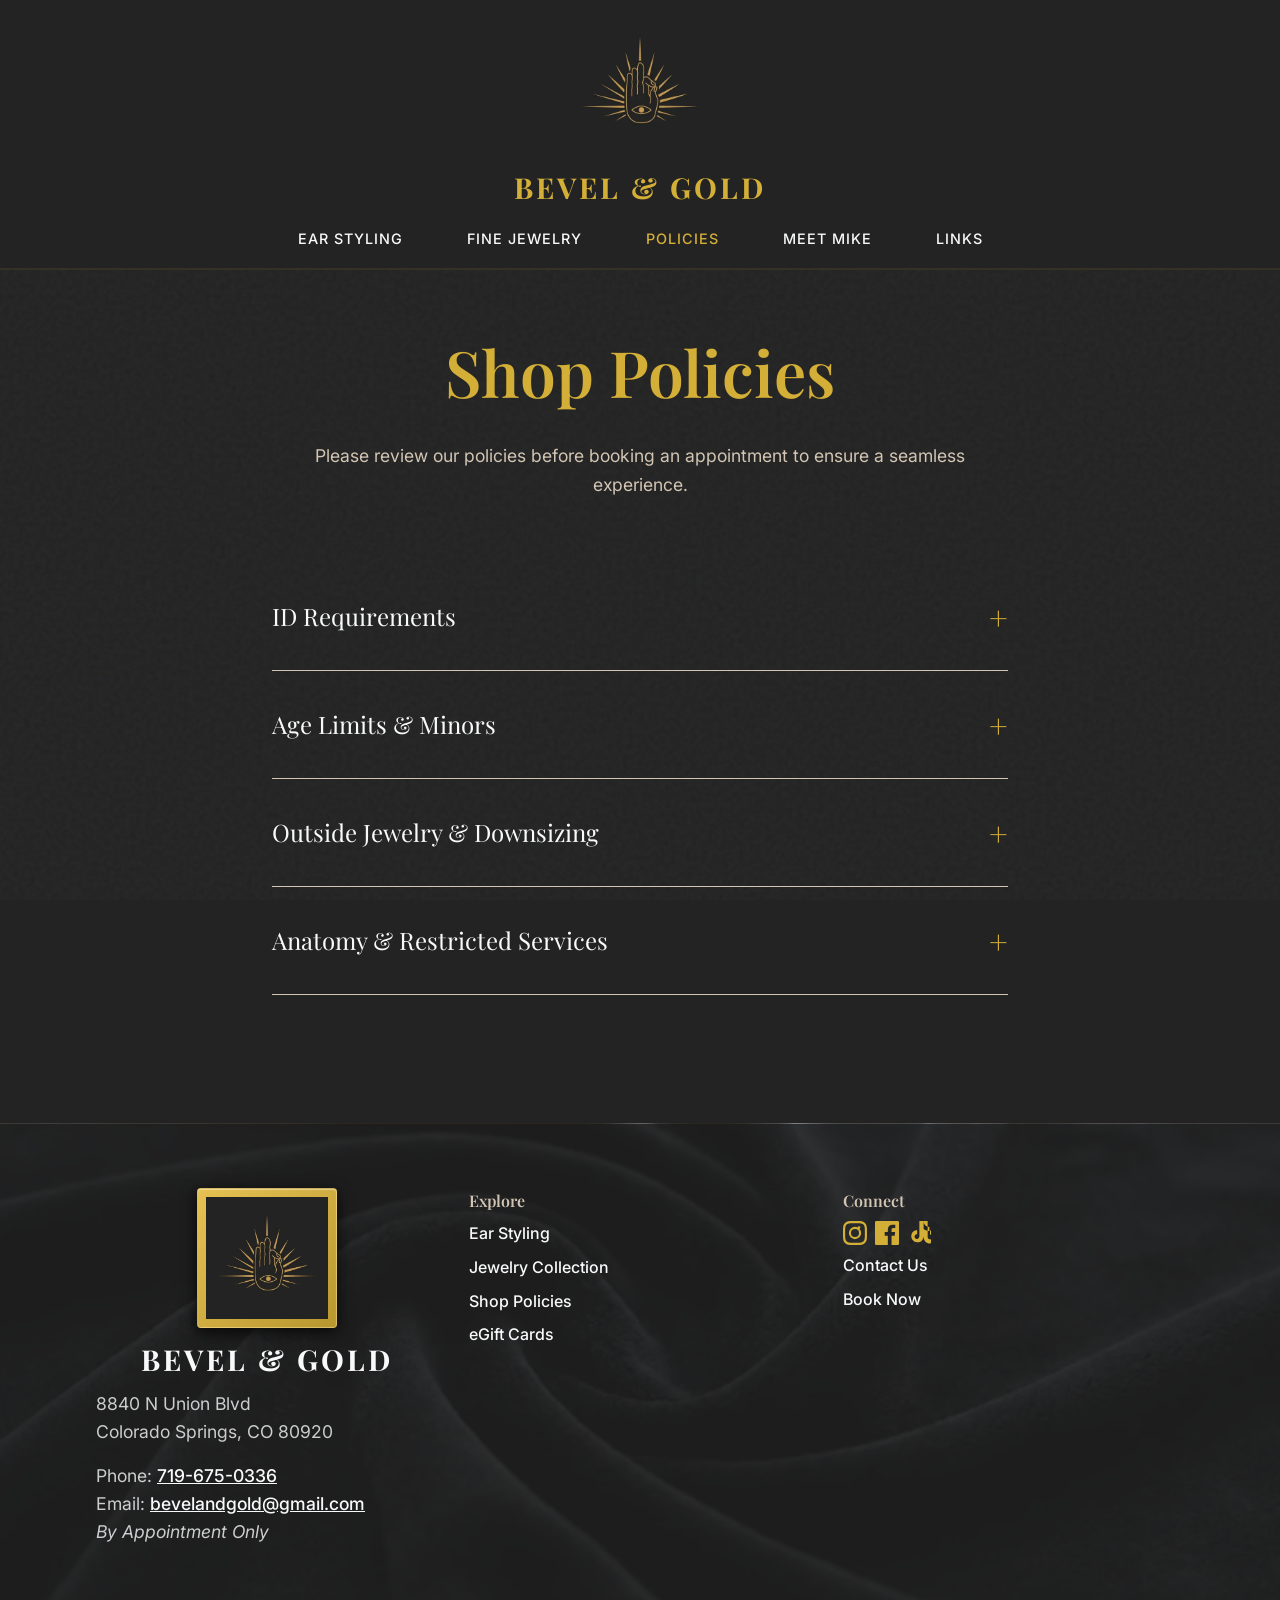
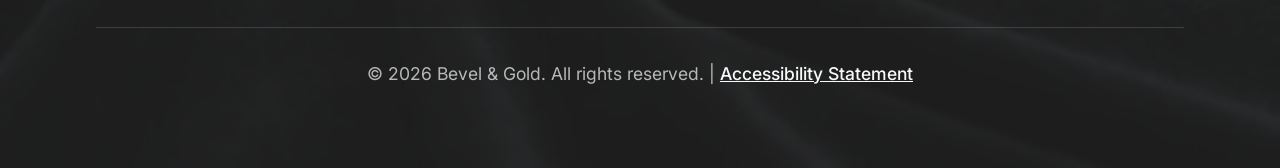
<file: policies.html>
<!DOCTYPE html>
<html lang="en">

<head>
    <meta charset="UTF-8">
    <meta name="viewport" content="width=device-width, initial-scale=1.0">
    <title>Shop Policies | Bevel & Gold | Colorado Springs Piercing</title>
    <meta name="description"
        content="Review the Bevel & Gold shop policies, including ID requirements, age limits, and late fees for your piercing appointment in Colorado Springs.">

    <!-- Open Graph & Social SEO -->
    <meta property="og:title" content="Shop Policies | Bevel & Gold | Colorado Springs Piercing">
    <meta property="og:description"
        content="Review the Bevel & Gold shop policies, including ID requirements, age limits, and late fees for your piercing appointment in Colorado Springs.">
    <meta property="og:image" content="https://www.bevelandgold.com/images/logo.webp">
    <meta property="og:url" content="https://www.bevelandgold.com/policies.html">
    <meta property="og:type" content="website">
    <meta property="og:site_name" content="Bevel & Gold">
    <meta name="twitter:card" content="summary_large_image">
    <meta name="twitter:title" content="Shop Policies | Bevel & Gold">
    <link rel="canonical" href="https://www.bevelandgold.com/policies.html">

    <link rel="preconnect" href="https://fonts.googleapis.com">
    <link rel="preconnect" href="https://fonts.gstatic.com" crossorigin>
    <link
        href="https://fonts.googleapis.com/css2?family=Inter:wght@400;500;600&family=Playfair+Display:wght@400;600;700&display=swap"
        rel="stylesheet">

    <link rel="stylesheet" href="css/style.css">
</head>

<body>
    <a href="#main-content" class="skip-link"
        style="position:absolute; left:-10000px; top:auto; width:1px; height:1px; overflow:hidden;" tabindex="0">Skip to
        main content</a>

    <header>
        <nav class="navbar" aria-label="Main Navigation">
            <a href="index.html" class="nav-brand" aria-label="Bevel & Gold Home">
                <img src="images/logo.webp" alt="Bevel & Gold Logo - Eye in Hand" class="site-logo">
                Bevel & Gold
            </a>
            <button class="menu-toggle" id="menu-toggle" aria-expanded="false" aria-controls="nav-links"
                aria-label="Open menu">
                ☰
            </button>
            <ul class="nav-links" id="nav-links">
                <li><a href="ear-styling.html">Ear Styling</a></li>
                <li><a href="fine-body-jewelry.html">Fine Jewelry</a></li>
                <li><a href="policies.html" style="color: var(--accent-gold);">Policies</a></li>
                <li><a href="index.html#meet-mike">Meet Mike</a></li>
                <li><a href="links.html">Links</a></li>
            </ul>
        </nav>
    </header>

    <main id="main-content" style="padding-bottom: var(--spacing-xl);">
        <section class="section">
            <div class="container" style="max-width: 800px;">
                <h1 style="text-align: center; color: var(--accent-gold); margin-bottom: var(--spacing-lg);">Shop
                    Policies</h1>
                <p style="text-align: center; margin-bottom: var(--spacing-xl); color: var(--warm-neutral);">Please
                    review our policies before booking an appointment to ensure a seamless experience.</p>

                <div class="accordion">
                    <button class="accordion-header" aria-expanded="false" aria-controls="policy-id"
                        id="policy-heading-id">
                        ID Requirements
                    </button>
                    <div class="accordion-content" id="policy-id" aria-hidden="true"
                        aria-labelledby="policy-heading-id">
                        <p>A <strong>valid driver's license, state-issued photo ID, or passport</strong> must be
                            provided for all piercings and services for clients over the age of 18.</p>
                        <p style="margin-top: var(--spacing-sm);">No ID, no exceptions. Digital copies or pictures of an
                            ID are not accepted.</p>
                    </div>
                </div>

                <div class="accordion">
                    <button class="accordion-header" aria-expanded="false" aria-controls="policy-age"
                        id="policy-heading-age">
                        Age Limits & Minors
                    </button>
                    <div class="accordion-content" id="policy-age" aria-hidden="true"
                        aria-labelledby="policy-heading-age">
                        <p>Age requirements are strictly enforced and built directly into our booking system—if an
                            option is not available for a minor, that service is not offered.</p>
                        <ul style="margin-left: var(--spacing-lg);">
                            <li><strong>Children’s earlobe piercings</strong> begin at age 8, provided they show all
                                signs of readiness.</li>
                            <li>We do <strong>not</strong> offer infant ear lobe piercings.</li>
                        </ul>
                    </div>
                </div>

                <div class="accordion">
                    <button class="accordion-header" aria-expanded="false" aria-controls="policy-jewelry"
                        id="policy-heading-jewelry">
                        Outside Jewelry & Downsizing
                    </button>
                    <div class="accordion-content" id="policy-jewelry" aria-hidden="true"
                        aria-labelledby="policy-heading-jewelry">
                        <p>For the safety and integrity of your piercings, we require that <strong>all jewelry be
                                purchased through our studio</strong>. We do not install outside jewelry, whether for
                            new or existing piercings.</p>
                        <p style="margin-top: var(--spacing-sm);">Additionally, <strong>downsizing</strong> to a shorter
                            post is not included with the initial piercing and will require a separate transaction and
                            appointment.</p>
                    </div>
                </div>

                <div class="accordion">
                    <button class="accordion-header" aria-expanded="false" aria-controls="policy-anatomy"
                        id="policy-heading-anatomy">
                        Anatomy & Restricted Services
                    </button>
                    <div class="accordion-content" id="policy-anatomy" aria-hidden="true"
                        aria-labelledby="policy-heading-anatomy">
                        <p>Not every anatomy is suited for every piercing. If we believe a placement will not heal
                            properly, we may decline the request but will gladly discuss alternative options to ensure a
                            safe and beautiful result.</p>
                        <p style="margin-top: var(--spacing-sm);"><strong>Services we do NOT offer:</strong> surface
                            anchors (dermal), surface bars, oral (tongue, smiley), cheek, male or female genitalia (if
                            it requires you to remove clothing, we do not offer it).</p>
                    </div>
                </div>

            </div>
        </section>
    </main>

    <footer class="pinstripe-bg footer-moody">
        <div class="container">
            <div class="footer-content">
                <div>
                    <a href="index.html" class="nav-brand" aria-label="Bevel & Gold Home"
                        style="margin-bottom: var(--spacing-sm);">
                        <img src="images/logo.webp" alt="Bevel & Gold Logo" class="site-logo">
                        <span style="color: var(--text-primary);">Bevel & Gold</span>
                    </a>
                    <p style="color: rgba(248, 249, 250, 0.8);">8840 N Union Blvd<br>Colorado Springs, CO 80920</p>
                    <p style="color: rgba(248, 249, 250, 0.8); margin-top: var(--spacing-sm);">
                        Phone: <a href="tel:7196750336" aria-label="Call Bevel & Gold"
                            style="text-decoration: underline;">719-675-0336</a><br>
                        Email: <a href="mailto:bevelandgold@gmail.com" aria-label="Email Bevel & Gold"
                            style="text-decoration: underline;">bevelandgold@gmail.com</a><br>
                        <em>By Appointment Only</em>
                    </p>
                </div>
                <nav aria-label="Footer Navigation">
                    <h4 style="color: var(--warm-neutral);">Explore</h4>
                    <ul style="list-style: none; display: flex; flex-direction: column; gap: 0.5rem;">
                        <li><a href="ear-styling.html">Ear Styling</a></li>
                        <li><a href="fine-body-jewelry.html">Jewelry Collection</a></li>
                        <li><a href="policies.html">Shop Policies</a></li>
                        <li><a href="https://squareup.com/gift/MLN8Q2M6KC8PQ/order" target="_blank" rel="noopener">eGift
                                Cards</a></li>
                    </ul>
                </nav>
                <div>
                    <h4 style="color: var(--warm-neutral);">Connect</h4>
                    <div style="display: flex; gap: var(--spacing-sm); margin-bottom: var(--spacing-sm);">
                        <a href="https://www.instagram.com/bevelandgold.piercing/" aria-label="Follow us on Instagram"
                            target="_blank" rel="noopener" class="social-icon">
                            <svg width="24" height="24" viewBox="0 0 24 24" fill="currentColor"
                                xmlns="http://www.w3.org/2000/svg">
                                <path
                                    d="M12 2.163c3.204 0 3.584.012 4.85.07 3.252.148 4.771 1.691 4.919 4.919.058 1.265.069 1.645.069 4.849 0 3.205-.012 3.584-.069 4.849-.149 3.225-1.664 4.771-4.919 4.919-1.266.058-1.644.07-4.85.07-3.204 0-3.584-.012-4.849-.07-3.26-.149-4.771-1.699-4.919-4.92-.058-1.265-.07-1.644-.07-4.849 0-3.204.013-3.583.07-4.849.149-3.227 1.664-4.771 4.919-4.919 1.266-.057 1.645-.069 4.849-.069zM12 0C8.741 0 8.333.014 7.053.072 2.695.272.273 2.69.073 7.052.014 8.333 0 8.741 0 12c0 3.259.014 3.668.072 4.948.2 4.358 2.618 6.78 6.98 6.98C8.333 23.986 8.741 24 12 24c3.259 0 3.668-.014 4.948-.072 4.354-.2 6.782-2.618 6.979-6.98.059-1.28.073-1.689.073-4.948 0-3.259-.014-3.667-.072-4.947-.196-4.354-2.617-6.78-6.979-6.98C15.668.014 15.259 0 12 0zm0 5.838a6.162 6.162 0 100 12.324 6.162 6.162 0 000-12.324zM12 16a4 4 0 110-8 4 4 0 010 8zm3.98-10.822a1.44 1.44 0 100 2.881 1.44 1.44 0 000-2.881z" />
                            </svg>
                        </a>
                        <a href="https://www.facebook.com/profile.php?id=61557589727909"
                            aria-label="Follow us on Facebook" target="_blank" rel="noopener" class="social-icon">
                            <svg width="24" height="24" viewBox="0 0 24 24" fill="currentColor"
                                xmlns="http://www.w3.org/2000/svg">
                                <path
                                    d="M22.675 0h-21.35c-.732 0-1.325.593-1.325 1.325v21.351c0 .731.593 1.324 1.325 1.324h11.495v-9.294h-3.128v-3.622h3.128v-2.671c0-3.1 1.893-4.788 4.659-4.788 1.325 0 2.463.099 2.795.143v3.24l-1.918.001c-1.504 0-1.795.715-1.795 1.763v2.313h3.587l-.467 3.622h-3.12v9.293h6.116c.73 0 1.323-.593 1.323-1.325v-21.35c0-.732-.593-1.325-1.325-1.325z" />
                            </svg>
                        </a>
                        <a href="https://www.tiktok.com/@bevel.gold" aria-label="Follow us on TikTok" target="_blank"
                            rel="noopener" class="social-icon">
                            <svg width="24" height="24" viewBox="0 0 24 24" fill="currentColor"
                                xmlns="http://www.w3.org/2000/svg">
                                <path
                                    d="M12.53.02c1.31-.02 2.61-.01 3.91-.02.08 1.53.63 3.09 1.75 4.17 1.12 1.11 2.7 1.62 4.24 1.79v4.03c-1.44-.05-2.89-.35-4.2-.97-.57-.26-1.1-.59-1.62-.93v7.2c0 1.96.53 3.97 1.83 5.34 1.48 1.57 3.73 2.19 5.8 1.63 2.11-.57 3.8-2.15 4.54-4.17.65-1.78.61-3.83-.34-5.5-.9-1.57-2.45-2.61-4.23-2.94-.4-.08-.81-.13-1.22-.16v4.06c.2.02.4.05.59.1.7.2 1.34.69 1.7 1.31.3.5.4 1.1.25 1.67-.18.73-.7 1.35-1.37 1.63-.78.33-1.73.23-2.42-.25-.6-.42-1.02-1.13-1.05-1.87-.03-2.31 0-4.63-.02-6.94V0h-4.06c.01 4.7-.01 9.4.01 14.1.06 1.79-.31 3.63-1.44 5.06-1.08 1.37-2.73 2.12-4.47 2.19-2.06.09-4.11-.8-5.32-2.52-1.04-1.47-1.37-3.41-.95-5.15.53-2.19 2.29-3.9 4.49-4.32.41-.08.84-.13 1.25-.15v4.06c-.19 0-.39-.02-.58.01-.6.1-1.15.46-1.52.93-.41.52-.61 1.25-.49 1.91.17.9.91 1.65 1.81 1.8.84.14 1.74-.2 2.26-.85.49-.6.76-1.41.74-2.19-.04-4.96-.02-9.92-.02-14.88z" />
                            </svg>
                        </a>
                    </div>
                    <ul style="list-style: none; display: flex; flex-direction: column; gap: 0.5rem;">
                        <li><a href="index.html#contact" aria-label="Contact Us">Contact Us</a></li>
                        <li><a href="https://book.squareup.com/appointments/sed3t0elav9za6/location/LBR8H3HD27EVS/services"
                                aria-label="Book an Appointment" target="_blank" rel="noopener">Book Now</a></li>
                    </ul>
                </div>
            </div>
            <div class="footer-bottom">
                <p>&copy; 2026 Bevel & Gold. All rights reserved. | <a href="policies.html"
                        style="text-decoration: underline;">Accessibility Statement</a></p>
            </div>
        </div>
    </footer>

    <script src="js/main.js"></script>
</body>

</html>
</file>
<file: css/style.css>
/* css/style.css - Bevel & Gold Design System */

/* CSS Variables */
:root {
  /* Moody Botanical Mid-Century Palette */
  --bg-primary: #232323;
  /* Explicitly matching the exact logo background hex */
  --bg-secondary: #555D46;
  /* Olive Drab replacing Sage Green */
  --accent-gold: #D4AF37;
  /* Antiqued Gold matching the ornate mirror */
  --accent-gold-hover: #b8972f;
  --warm-neutral: #d2c5b4;
  /* Light Oak Wood from the jewelry cases */
  --text-primary: #F8F9FA;
  --text-dark: #121213;

  /* Fonts */
  --font-heading: 'Playfair Display', serif;
  --font-body: 'Inter', sans-serif;

  /* Spacing */
  --spacing-sm: 0.5rem;
  --spacing-md: 1rem;
  --spacing-lg: 2rem;
  --spacing-xl: 4rem;

  /* Border Radius */
  --radius-sm: 4px;
  --radius-md: 8px;
  --radius-lg: 16px;
  --radius-arch: 200px 200px 0 0;
  /* Arch shaped mask */
}

/* Reset and Base Styles */
* {
  margin: 0;
  padding: 0;
  box-sizing: border-box;
}

body {
  font-family: var(--font-body);
  background-color: var(--bg-primary);
  color: var(--text-primary);
  line-height: 1.6;
  position: relative;
  min-height: 100vh;
  overflow-x: hidden;
  width: 100%;
}

/* GLOBAL MATTE NOISE OVERLAY */
body::before {
  content: "";
  position: fixed;
  top: 0;
  left: 0;
  width: 100%;
  height: 100%;
  pointer-events: none;
  /* Invisible to mouse clicks */
  z-index: 0;
  /* Behind content */
  opacity: 0.04;
  /* Luxury sweet spot */
  background-image: url('data:image/svg+xml,%3Csvg viewBox="0 0 200 200" xmlns="http://www.w3.org/2000/svg"%3E%3Cfilter id="noiseFilter"%3E%3CfeTurbulence type="fractalNoise" baseFrequency="0.85" numOctaves="3" stitchTiles="stitch"/%3E%3C/filter%3E%3Crect width="100%25" height="100%25" filter="url(%23noiseFilter)"/%3E%3C/svg%3E');
}

main,
footer,
section {
  position: relative;
  z-index: 1;
}

header {
  position: relative;
  z-index: 9999;
}

h1,
h2,
h3,
h4,
h5,
h6 {
  font-family: var(--font-heading);
  font-weight: 600;
  margin-bottom: var(--spacing-sm);
  color: var(--accent-gold);
}

h1 {
  font-size: clamp(2rem, 6vw, 4rem);
  line-height: 1.2;
}

h2 {
  font-size: clamp(1.75rem, 5vw, 3rem);
  line-height: 1.3;
}

h3 {
  font-size: clamp(1.25rem, 4vw, 2rem);
}

p {
  margin-bottom: var(--spacing-md);
  font-size: 1.1rem;
}

a {
  color: var(--text-primary);
  text-decoration: none;
  font-weight: 500;
  transition: color 0.3s ease;
}

a:hover,
a:focus {
  color: var(--text-primary);
}

img {
  max-width: 100%;
  height: auto;
  display: block;
}

/* Accessibility - Focus States */
:focus-visible {
  outline: 3px solid var(--accent-gold);
  outline-offset: 4px;
}

/* Interactive Elements (Buttons) */
.btn {
  display: inline-flex;
  align-items: center;
  justify-content: center;
  padding: 1rem 2rem;
  background-color: var(--accent-gold);
  color: var(--text-dark);
  /* Ensure 4.5:1 contrast */
  font-family: var(--font-body);
  font-weight: 600;
  text-transform: uppercase;
  letter-spacing: 1px;
  border: none;
  border-radius: var(--radius-sm);
  cursor: pointer;
  transition: all 0.3s ease;
  font-size: 1rem;
}

.btn:hover {
  background-color: var(--accent-gold-hover);
  transform: translateY(-2px);
  box-shadow: 0 4px 15px rgba(212, 175, 55, 0.3);
  /* Soft gold glow */
}

.btn-large {
  padding: 1.5rem 3rem;
  font-size: 1.2rem;
  width: 100%;
}

/* Navigation */
.navbar {
  display: flex;
  flex-direction: column;
  justify-content: center;
  align-items: center;
  padding: var(--spacing-md) 5%;
  position: relative;
  background-color: var(--bg-primary);
  width: 100%;
  z-index: 1000;
  gap: var(--spacing-sm);
  border-bottom: 2px solid rgba(212, 175, 55, 0.1);
}

.nav-brand {
  font-family: var(--font-heading);
  font-size: 1.8rem;
  font-weight: 700;
  color: var(--accent-gold);
  text-transform: uppercase;
  letter-spacing: 3px;
  display: flex;
  flex-direction: column;
  align-items: center;
  gap: var(--spacing-sm);
  margin-bottom: var(--spacing-sm);
}

.site-logo {
  height: 140px;
  width: auto;
}

.nav-links {
  display: flex;
  gap: var(--spacing-xl);
  list-style: none;
}

.nav-links a {
  font-weight: 500;
  text-transform: uppercase;
  font-size: 0.9rem;
  letter-spacing: 1px;
}

.nav-links a:hover {
  color: var(--accent-gold);
}

.menu-toggle {
  display: none;
  background: none;
  border: none;
  color: var(--text-primary);
  font-size: 1.5rem;
  cursor: pointer;
}

/* Luxury Container Card Accent */
.luxury-card {
  background-color: var(--bg-secondary);
  /* Sage Green Accent */
  border-radius: 12px;
  box-shadow: 0 10px 40px rgba(0, 0, 0, 0.6);
  overflow: hidden;
  position: relative;
}

/* =========================================
   PORTFOLIO MASONRY GALLERY
========================================= */
.masonry-gallery {
  column-count: 1;
  column-gap: 16px;
  width: 100%;
}

@media (min-width: 768px) {
  .masonry-gallery {
    column-count: 2;
  }
}

@media (min-width: 1024px) {
  .masonry-gallery {
    column-count: 3;
  }
}

.masonry-gallery figure {
  margin: 0 0 16px;
  break-inside: avoid;
  border-radius: 8px;
  overflow: hidden;
  position: relative;
  transition: transform 0.3s ease, box-shadow 0.3s ease;
}

.masonry-gallery figure img {
  width: 100%;
  height: auto;
  display: block;
  object-fit: cover;
  transition: transform 0.3s ease;
}

.masonry-gallery figure:hover {
  box-shadow: 0 8px 24px rgba(212, 175, 55, 0.15);
}

.masonry-gallery figure:hover img {
  transform: scale(1.03);
}

/* Layout Utilities */
.container {
  max-width: 1200px;
  margin: 0 auto;
  padding: 0 var(--spacing-lg);
}

.section {
  padding: var(--spacing-xl) 0;
}

.bg-secondary {
  background-color: var(--bg-secondary);
}

/* Visual Motifs */
.arch-mask {
  border-radius: var(--radius-arch);
  overflow: hidden;
  border: 4px solid var(--warm-neutral);
  aspect-ratio: 3/4;
  object-fit: cover;
  transition: box-shadow 0.4s ease, transform 0.4s ease;
  background-color: var(--bg-primary);
  /* Prevents transparent image bleeding */
}

.arch-mask:hover {
  box-shadow: 0 0 30px rgba(212, 175, 55, 0.4);
  /* Golden Halation */
  transform: translateY(-5px);
}

.pinstripe-bg {
  /* Subtle vertical pinstripe background texture */
  background-color: var(--bg-primary);
  background-image: linear-gradient(90deg, transparent 50%, rgba(216, 184, 152, 0.05) 50%);
  background-size: 8px 8px;
}

/* Hero Section */
.hero {
  min-height: 80vh;
  /* Replaced 100vh so navbar flow works */
  display: flex;
  align-items: center;
  justify-content: center;
  position: relative;
  padding: 4rem 5%;
  overflow: hidden;
}

.hero-video-bg {
  position: absolute;
  top: 0;
  left: 0;
  width: 100%;
  height: 100%;
  object-fit: cover;
  z-index: -2;
  opacity: 0.3;
}

.hero-overlay {
  position: absolute;
  top: 0;
  left: 0;
  width: 100%;
  height: 100%;
  background: linear-gradient(to right, rgba(28, 28, 30, 0.9) 0%, rgba(28, 28, 30, 0.4) 100%);
  z-index: -1;
}

.hero-content {
  max-width: 800px;
  z-index: 1;
  text-align: center;
  margin: 0 auto;
}

.hero-cta {
  margin-top: var(--spacing-lg);
}

/* Sticky CTA */
.sticky-cta {
  position: fixed;
  bottom: var(--spacing-lg);
  right: var(--spacing-lg);
  z-index: 100;
  box-shadow: 0 4px 20px rgba(0, 0, 0, 0.5);
  transition: opacity 0.3s ease, pointer-events 0.3s ease;
}

/* Grid Layouts */
.grid-2 {
  display: grid;
  grid-template-columns: 1fr 1fr;
  gap: var(--spacing-xl);
  align-items: center;
}

.grid-3 {
  display: grid;
  grid-template-columns: repeat(auto-fit, minmax(300px, 1fr));
  gap: var(--spacing-lg);
}

/* Wall of Love (Reviews Widget Placeholder) */
.review-card {
  background-color: rgba(255, 255, 255, 0.05);
  border: 1px solid var(--warm-neutral);
  padding: var(--spacing-lg);
  border-radius: var(--radius-md);
  display: flex;
  flex-direction: column;
  gap: var(--spacing-sm);
  transition: box-shadow 0.4s ease, transform 0.4s ease;
}

.review-card:hover,
.service-card:hover {
  /* Adding generalized halation */
  box-shadow: 0 0 40px rgba(212, 175, 55, 0.15);
  /* Subtle Golden Halation */
  transform: translateY(-5px);
  border-color: var(--accent-gold);
}

.social-icon {
  color: var(--accent-gold);
  transition: all 0.3s ease;
  display: inline-flex;
  align-items: center;
  justify-content: center;
}

.social-icon:hover {
  color: var(--text-primary);
  transform: scale(1.1);
  filter: drop-shadow(0 0 5px rgba(212, 175, 55, 0.4));
}

.stars {
  color: var(--accent-gold);
  font-size: 1.2rem;
}

.review-author {
  font-weight: 600;
  font-family: var(--font-heading);
  margin-top: auto;
}

/* Accordions for Policies */
.accordion {
  border-bottom: 1px solid var(--warm-neutral);
}

.accordion-header {
  width: 100%;
  background: none;
  border: none;
  color: var(--text-primary);
  font-family: var(--font-heading);
  font-size: 1.5rem;
  text-align: left;
  padding: var(--spacing-lg) 0;
  cursor: pointer;
  display: flex;
  justify-content: space-between;
  align-items: center;
}

.accordion-header::after {
  content: '+';
  color: var(--accent-gold);
  font-size: 2rem;
  transition: transform 0.3s ease;
}

.accordion-header[aria-expanded="true"]::after {
  transform: rotate(45deg);
}

.accordion-content {
  max-height: 0;
  overflow: hidden;
  transition: max-height 0.3s ease;
  visibility: hidden;
}

.accordion-content[aria-hidden="false"] {
  visibility: visible;
  max-height: 1000px;
  /* Arbitrary large number */
  padding-bottom: var(--spacing-lg);
}

/* Footer */
footer {
  padding: var(--spacing-xl) 5%;
  border-top: 1px solid rgba(216, 184, 152, 0.2);
}

.footer-content {
  display: grid;
  grid-template-columns: repeat(auto-fit, minmax(200px, 1fr));
  gap: var(--spacing-lg);
  margin-bottom: var(--spacing-xl);
}

.footer-bottom {
  text-align: center;
  padding-top: var(--spacing-lg);
  border-top: 1px solid rgba(216, 184, 152, 0.2);
  font-size: 0.9rem;
  color: rgba(248, 249, 250, 0.7);
}

/* Moody Luxury Additions */
.moody-transition {
  position: relative;
  z-index: 1;
}

.moody-transition::before {
  content: '';
  position: absolute;
  top: 0;
  right: 0;
  width: 50%;
  height: 100%;
  background-image: url('../images/charcoal-velvet.jpg');
  background-size: cover;
  background-position: left center;
  z-index: -1;
  mask-image: linear-gradient(to right, transparent, black 40%);
  -webkit-mask-image: linear-gradient(to right, transparent, black 40%);
  opacity: 0.8;
}

.footer-moody {
  background-image: url('../images/espresso-tufting.webp');
  background-size: cover;
  background-position: center bottom;
  background-color: var(--bg-primary);
  position: relative;
  z-index: 1;
}

.footer-moody::before {
  content: '';
  position: absolute;
  top: 0;
  left: 0;
  width: 100%;
  height: 100%;
  background-color: rgba(35, 35, 35, 0.85);
  /* Darken leather for legibility */
  z-index: -1;
}

.footer-moody .site-logo {
  background: linear-gradient(135deg, #E6C252 0%, #B8972F 100%);
  padding: 8px;
  border-radius: var(--radius-sm);
  box-shadow: 0 4px 15px rgba(0, 0, 0, 0.8), inset 0 1px 1px rgba(255, 255, 255, 0.4);
  mix-blend-mode: normal;
  /* Override lighten effect for plaque look */
  border: 1px solid rgba(255, 255, 255, 0.2);
}

/* Link in Bio Page Specific */
.links-page {
  display: flex;
  flex-direction: column;
  align-items: center;
  justify-content: center;
  min-height: 100vh;
  padding: var(--spacing-lg);
  text-align: center;
  /* Mood Leather Tufting */
  background-image: url('../images/espresso-tufting.webp');
  background-size: cover;
  background-position: center;
  background-attachment: fixed;
  background-color: var(--bg-primary);
  /* Fallback */
  box-shadow: inset 0 0 100px rgba(0, 0, 0, 0.8);
  /* Edge vignette for mood */
}

.links-page .site-logo {
  border-radius: var(--radius-arch);
  margin-bottom: var(--spacing-md);
  background-color: rgba(35, 35, 35, 0.4);
  /* Subtle behind logo */
  padding: var(--spacing-sm);
}

.links-brand {
  margin-bottom: var(--spacing-xl);
}

.links-brand h1 {
  font-size: 2.5rem;
  color: var(--accent-gold);
}

.links-container {
  width: 100%;
  max-width: 400px;
  display: flex;
  flex-direction: column;
  gap: var(--spacing-md);
}

/* Responsive Design */
@media (max-width: 768px) {
  .navbar {
    flex-direction: row;
    justify-content: space-between;
    padding-top: var(--spacing-md);
  }

  .nav-brand {
    font-size: 1.2rem;
    flex-direction: row;
  }

  .site-logo {
    height: 60px;
  }

  .nav-links {
    position: fixed;
    top: 80px;
    left: 0;
    transform: translateX(-100%);
    width: 100%;
    height: calc(100vh - 80px);
    background-color: var(--bg-primary);
    flex-direction: column;
    align-items: center;
    padding-top: var(--spacing-xl);
    transition: transform 0.3s ease;
    overflow-y: auto;
    z-index: 2000;
  }

  .nav-links.active {
    transform: translateX(0);
  }

  .menu-toggle {
    display: block;
    z-index: 2001;
    position: relative;
    padding: var(--spacing-sm);
  }

  .grid-2 {
    grid-template-columns: 1fr;
  }

  .hero-content {
    text-align: center;
  }

  .sticky-cta {
    bottom: 0;
    right: 0;
    transform: none;
    width: 100%;
    text-align: center;
    border-radius: 0;
    padding: 1rem;
    font-size: 1rem;
    z-index: 9000;
  }
}
</file>
